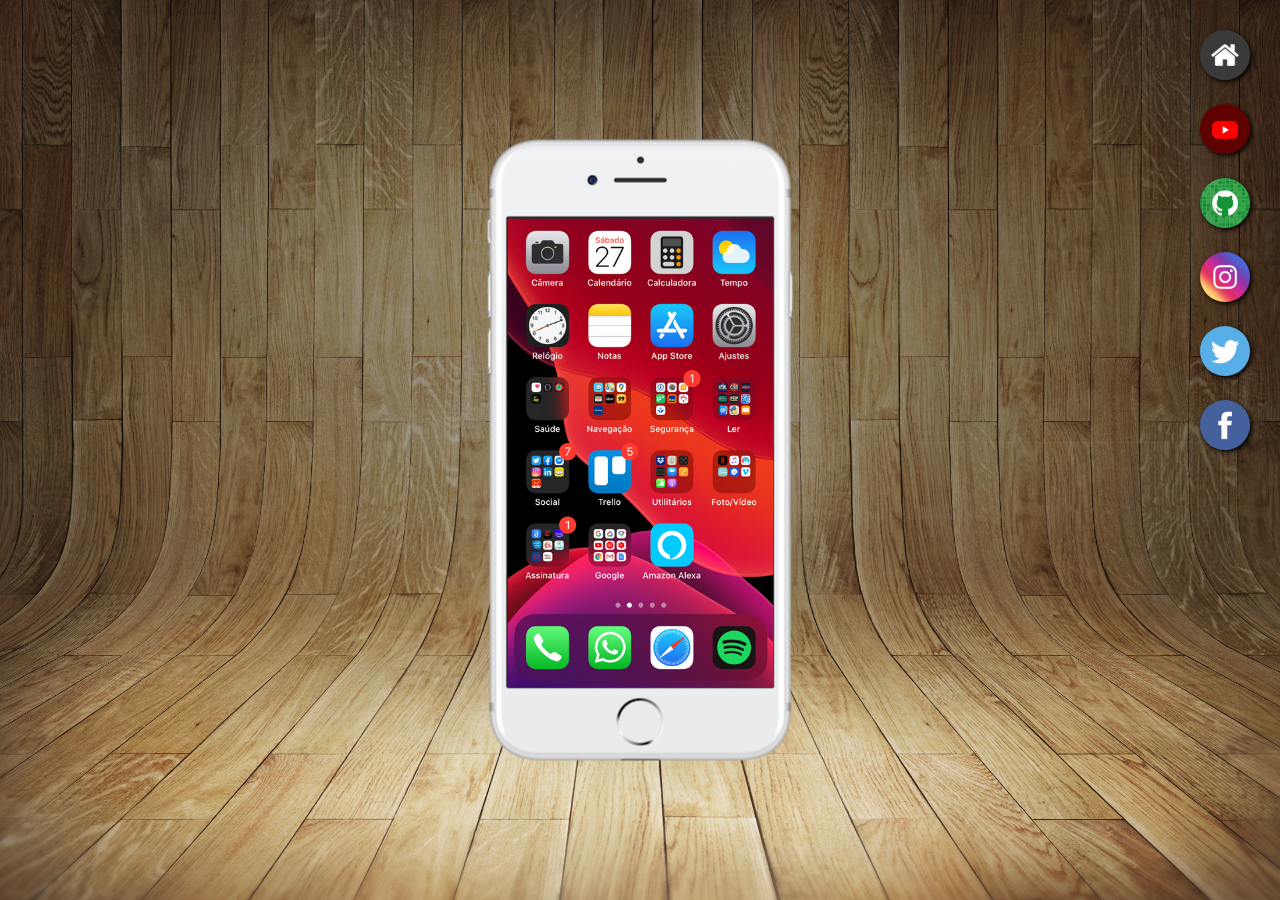
<file: index.html>
<!DOCTYPE html>
<html lang="pt-pt">
<head>
    <meta charset="UTF-8">
    <meta http-equiv="X-UA-Compatible" content="IE=edge">
    <meta name="viewport" content="width=device-width, initial-scale=1.0">
    <title>Me desafiando d14</title>
    <link rel="stylesheet" href="style/style.css">
</head>
<body>
    <main>
        <section id="frame">
          <iframe src="home.html" name="tela" frameborder="0"></iframe>
        </section>

        <section id="botao">
           <a href="home.html" target="tela"><img src="imagens/logo-home.jpg" alt="Home"></a><br>
           <a href="youtube.html" target="tela"><img src="imagens/logo-youtube.jpg" alt="YouTube"></a><br>
           <a href="github.html" target="tela"><img src="imagens/logo-github.jpg" alt="GitHub"></a><br>
           <a href="instagram.html" target="tela"><img src="imagens/logo-instagram.jpg" alt="Instagram"></a><br>
           <a href="twitter.html" target="tela"><img src="imagens/logo-twitter.jpg" alt="Twitter"></a><br>
           <a href="facebook.html" target="tela"><img src="imagens/logo-facebook.jpg" alt="Facebook"></a>
        </section>
    </main>

</body>
</html>
</file>
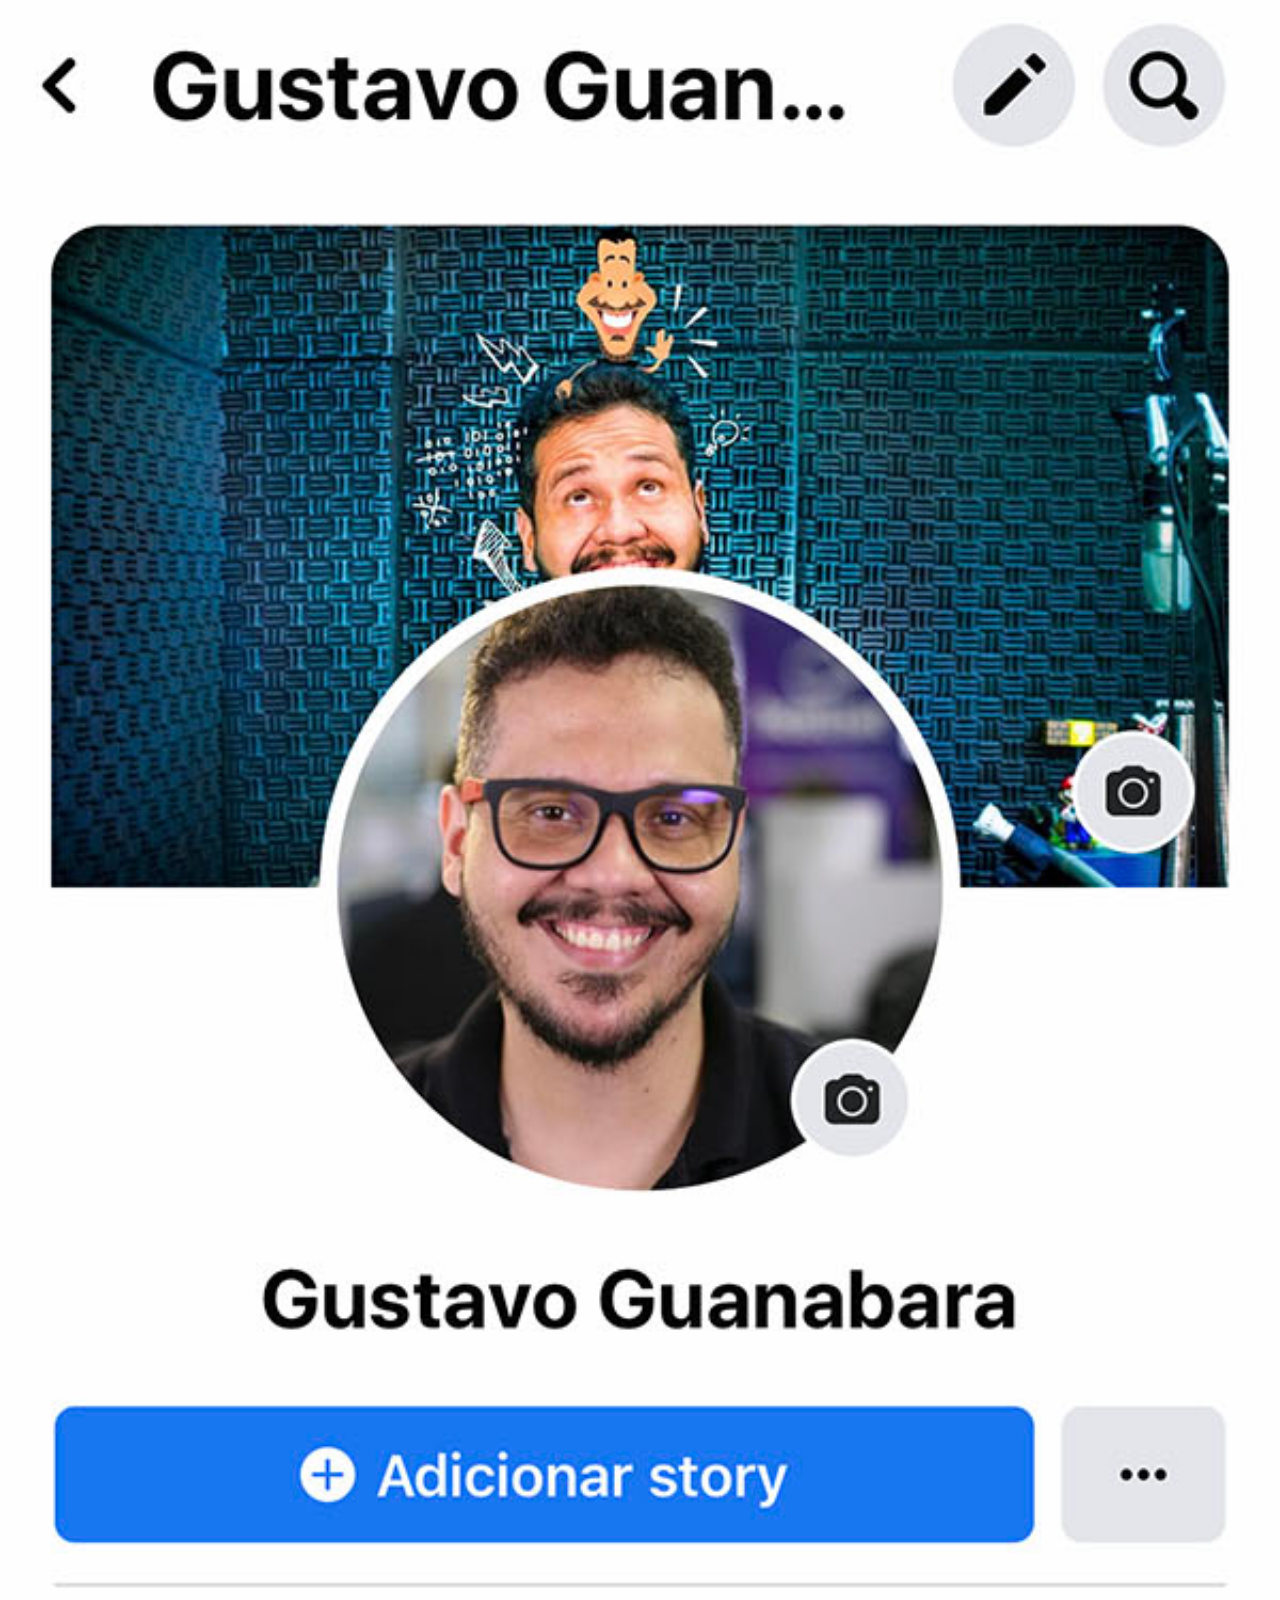
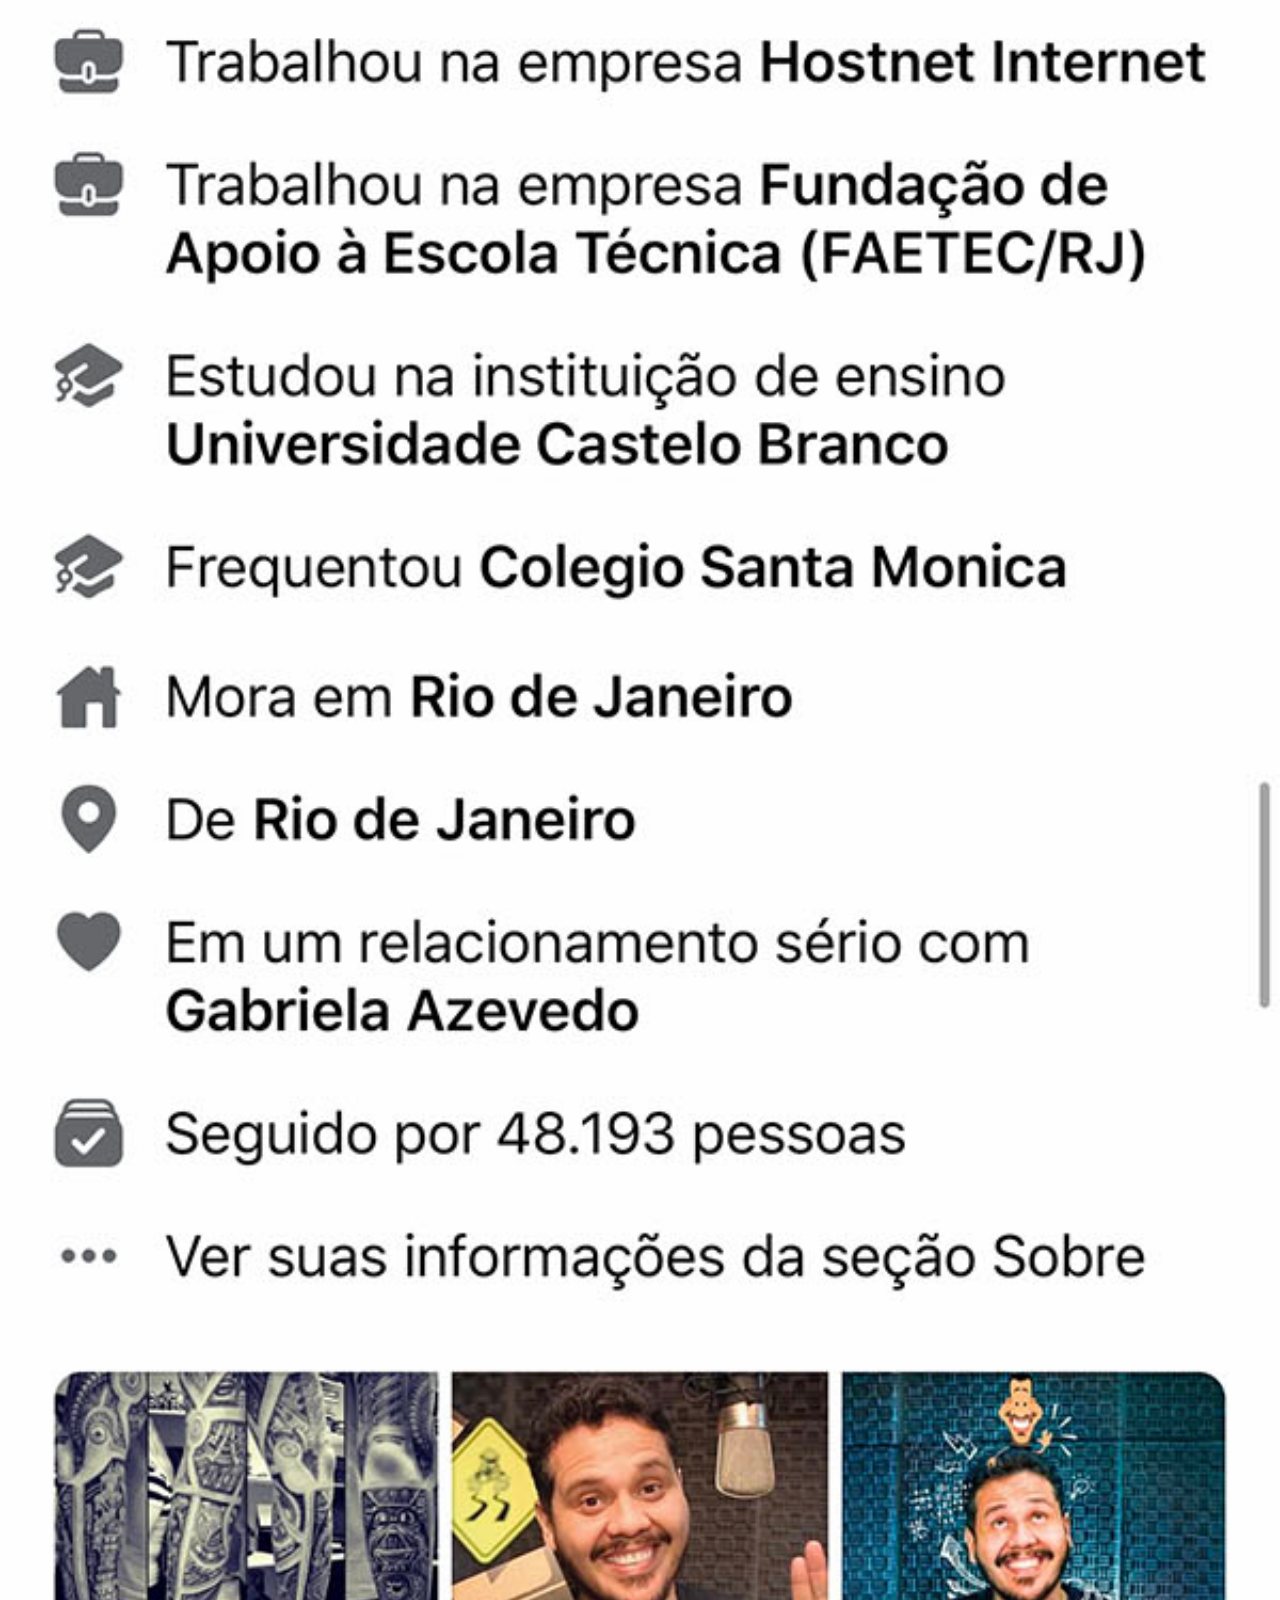
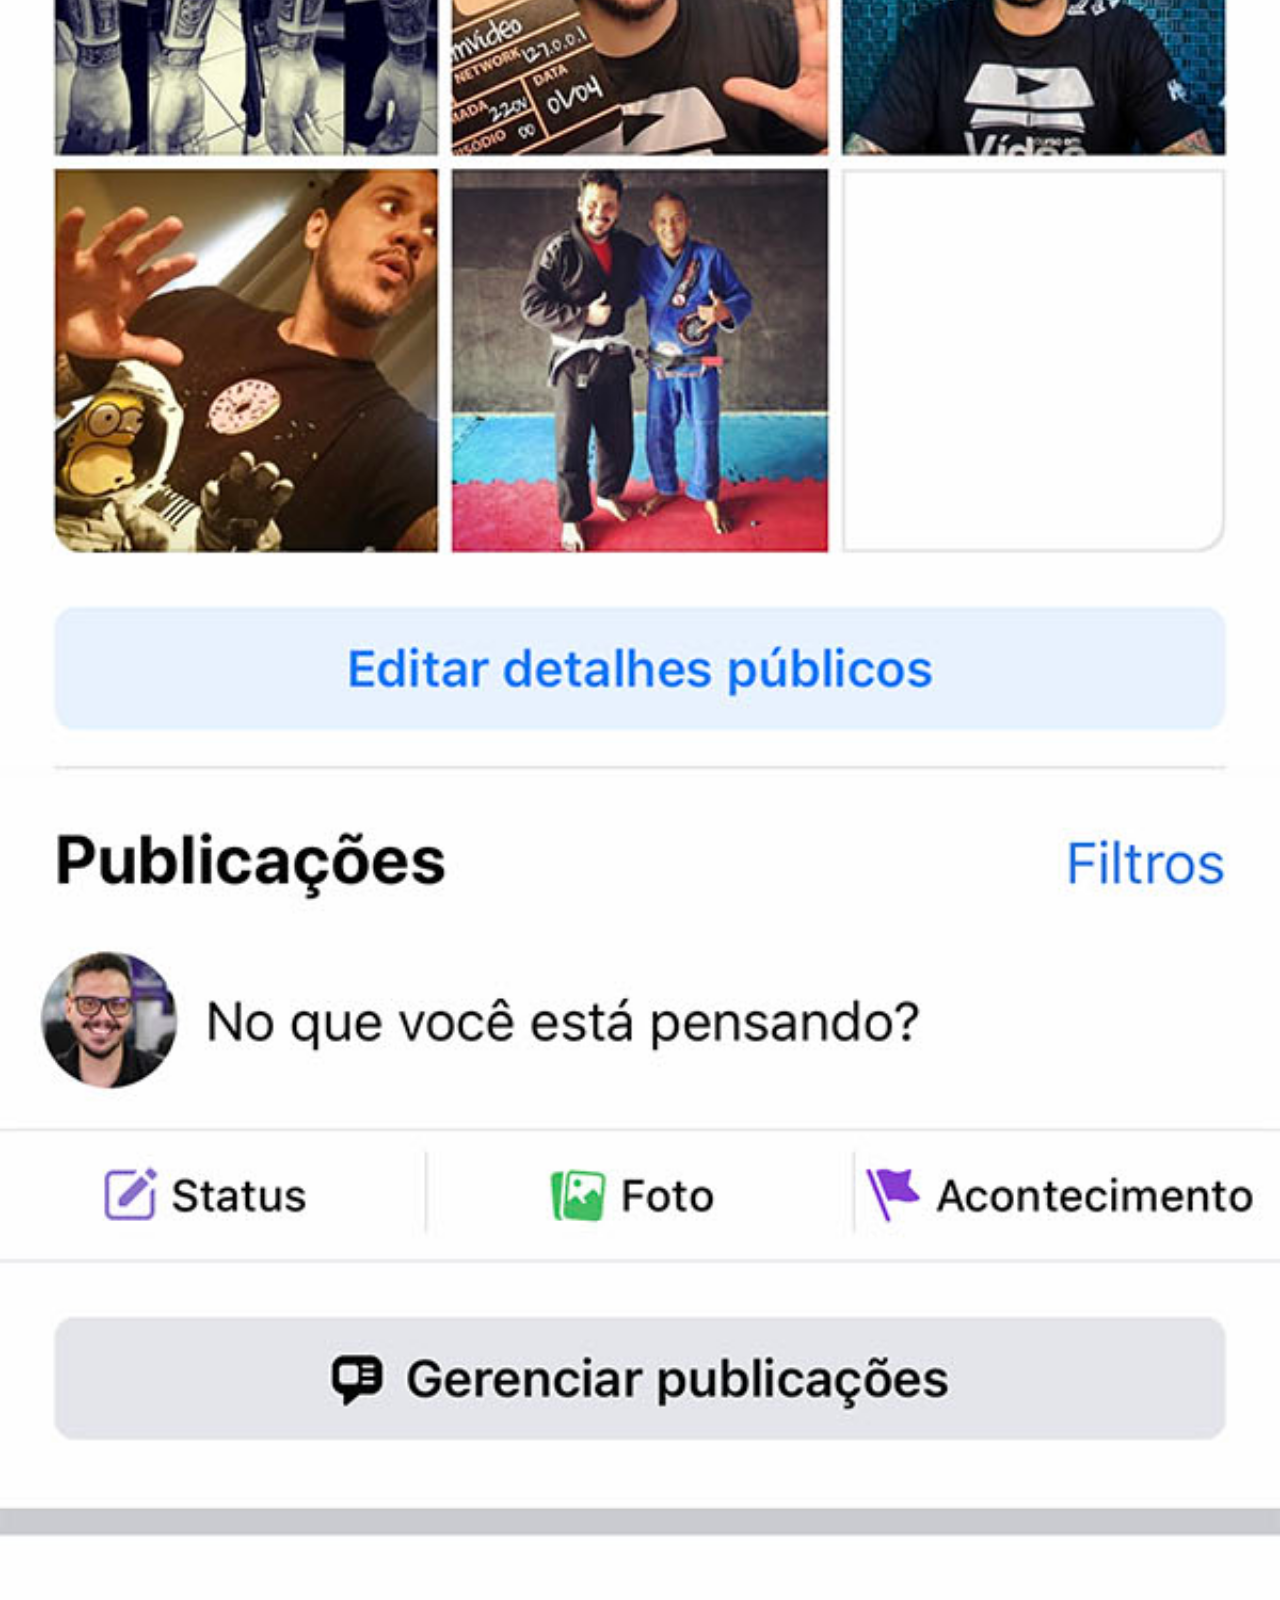
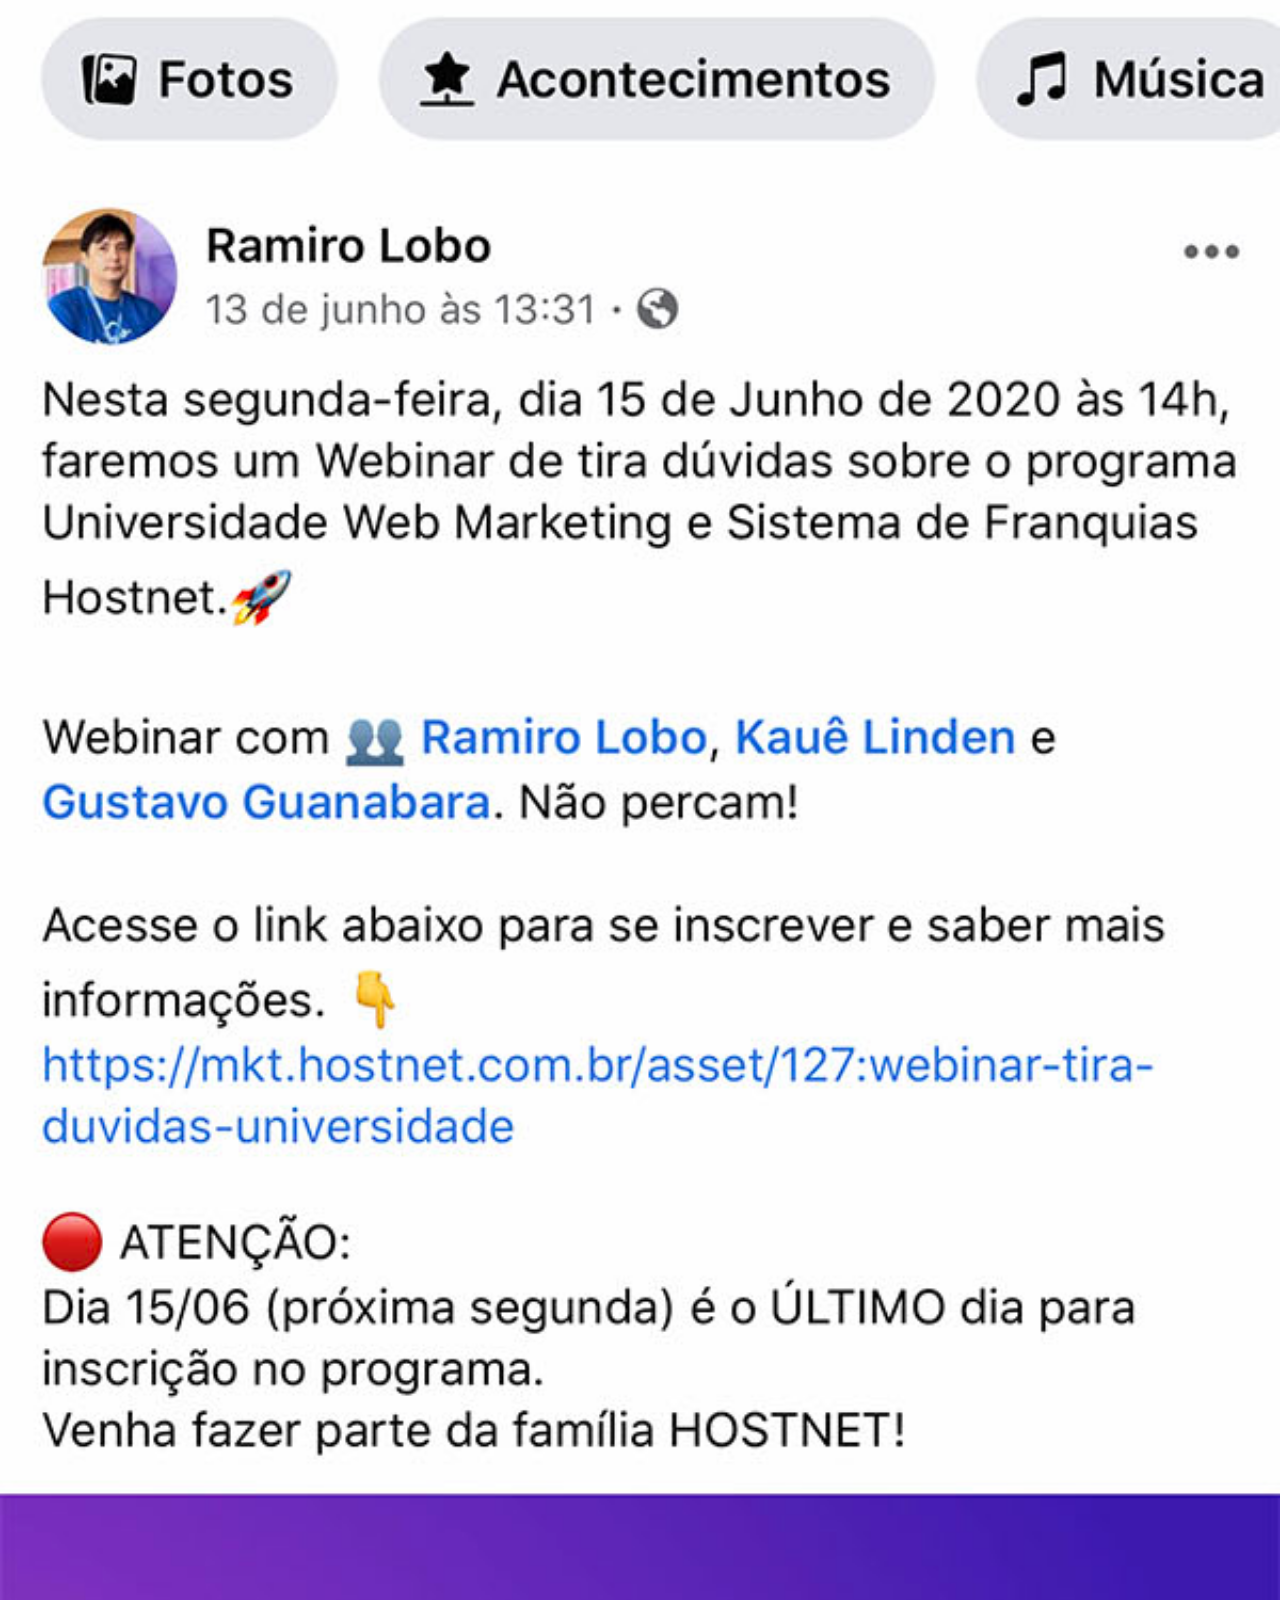
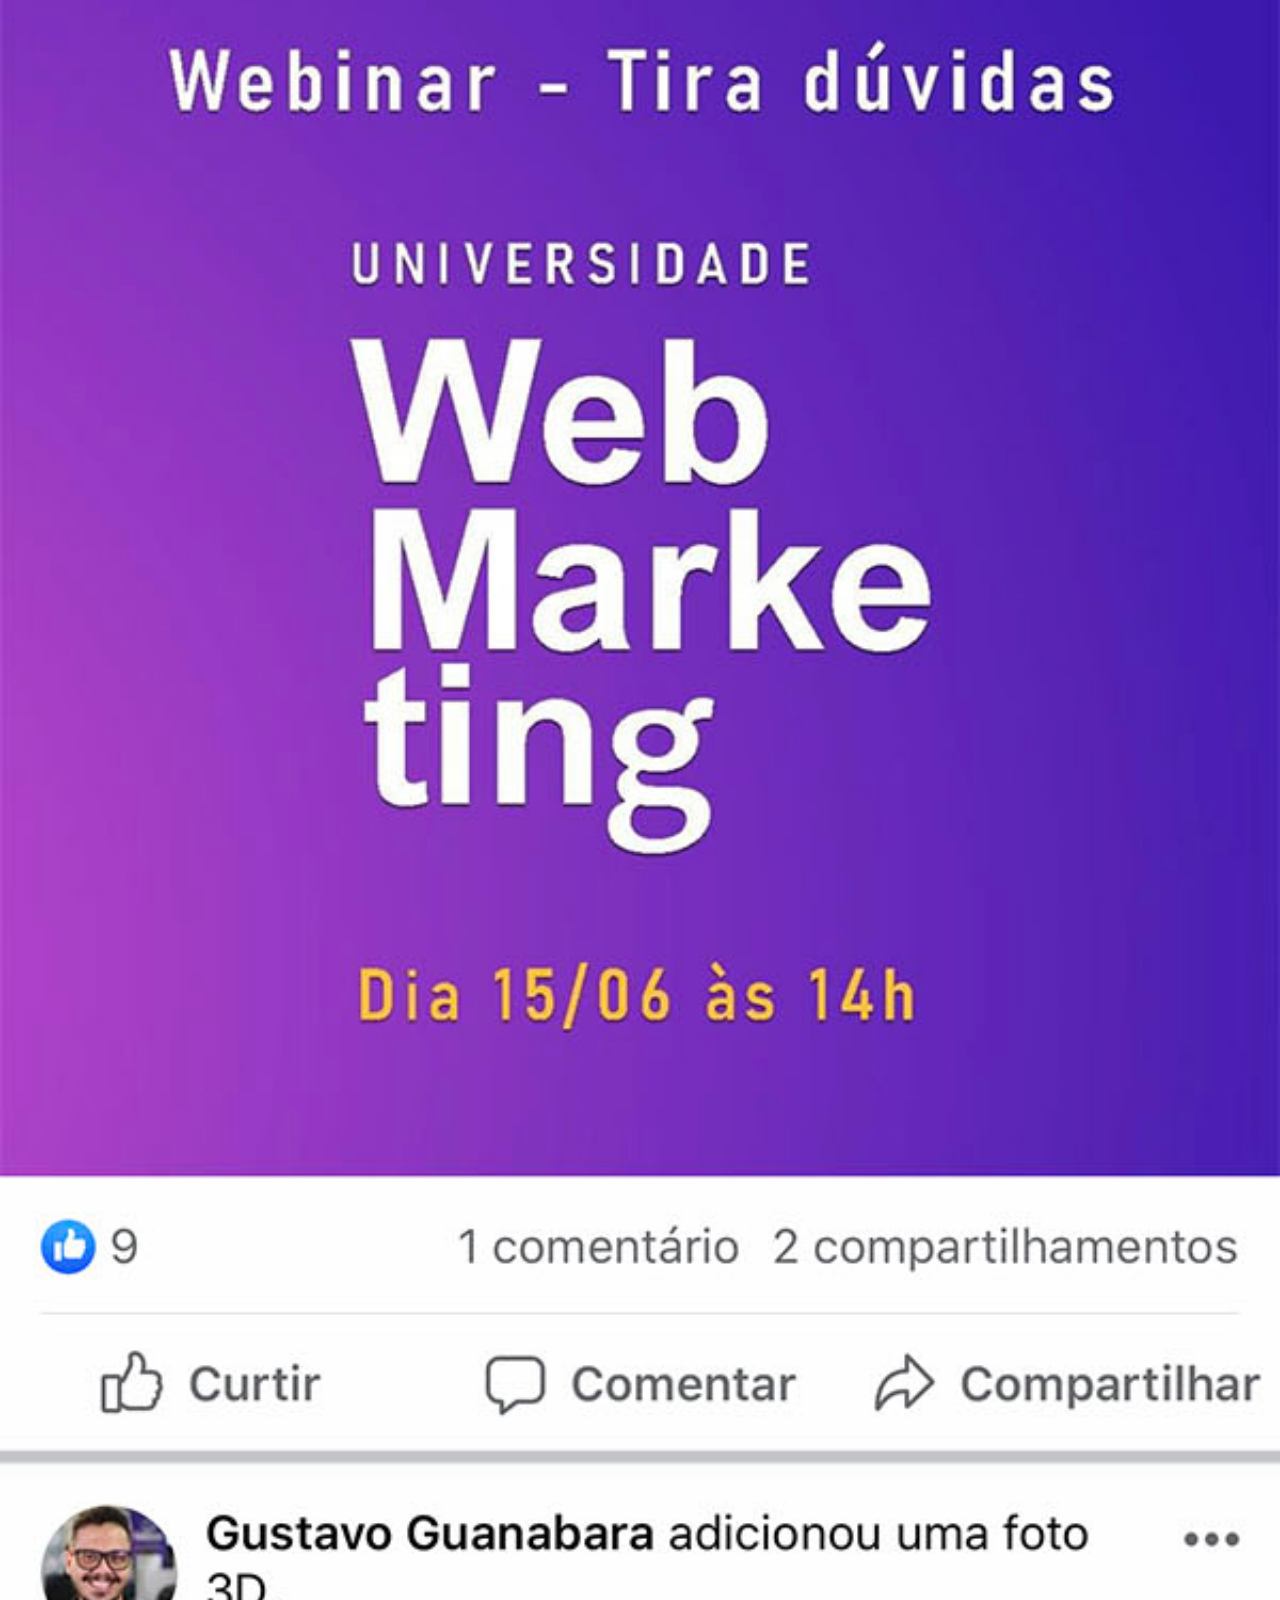
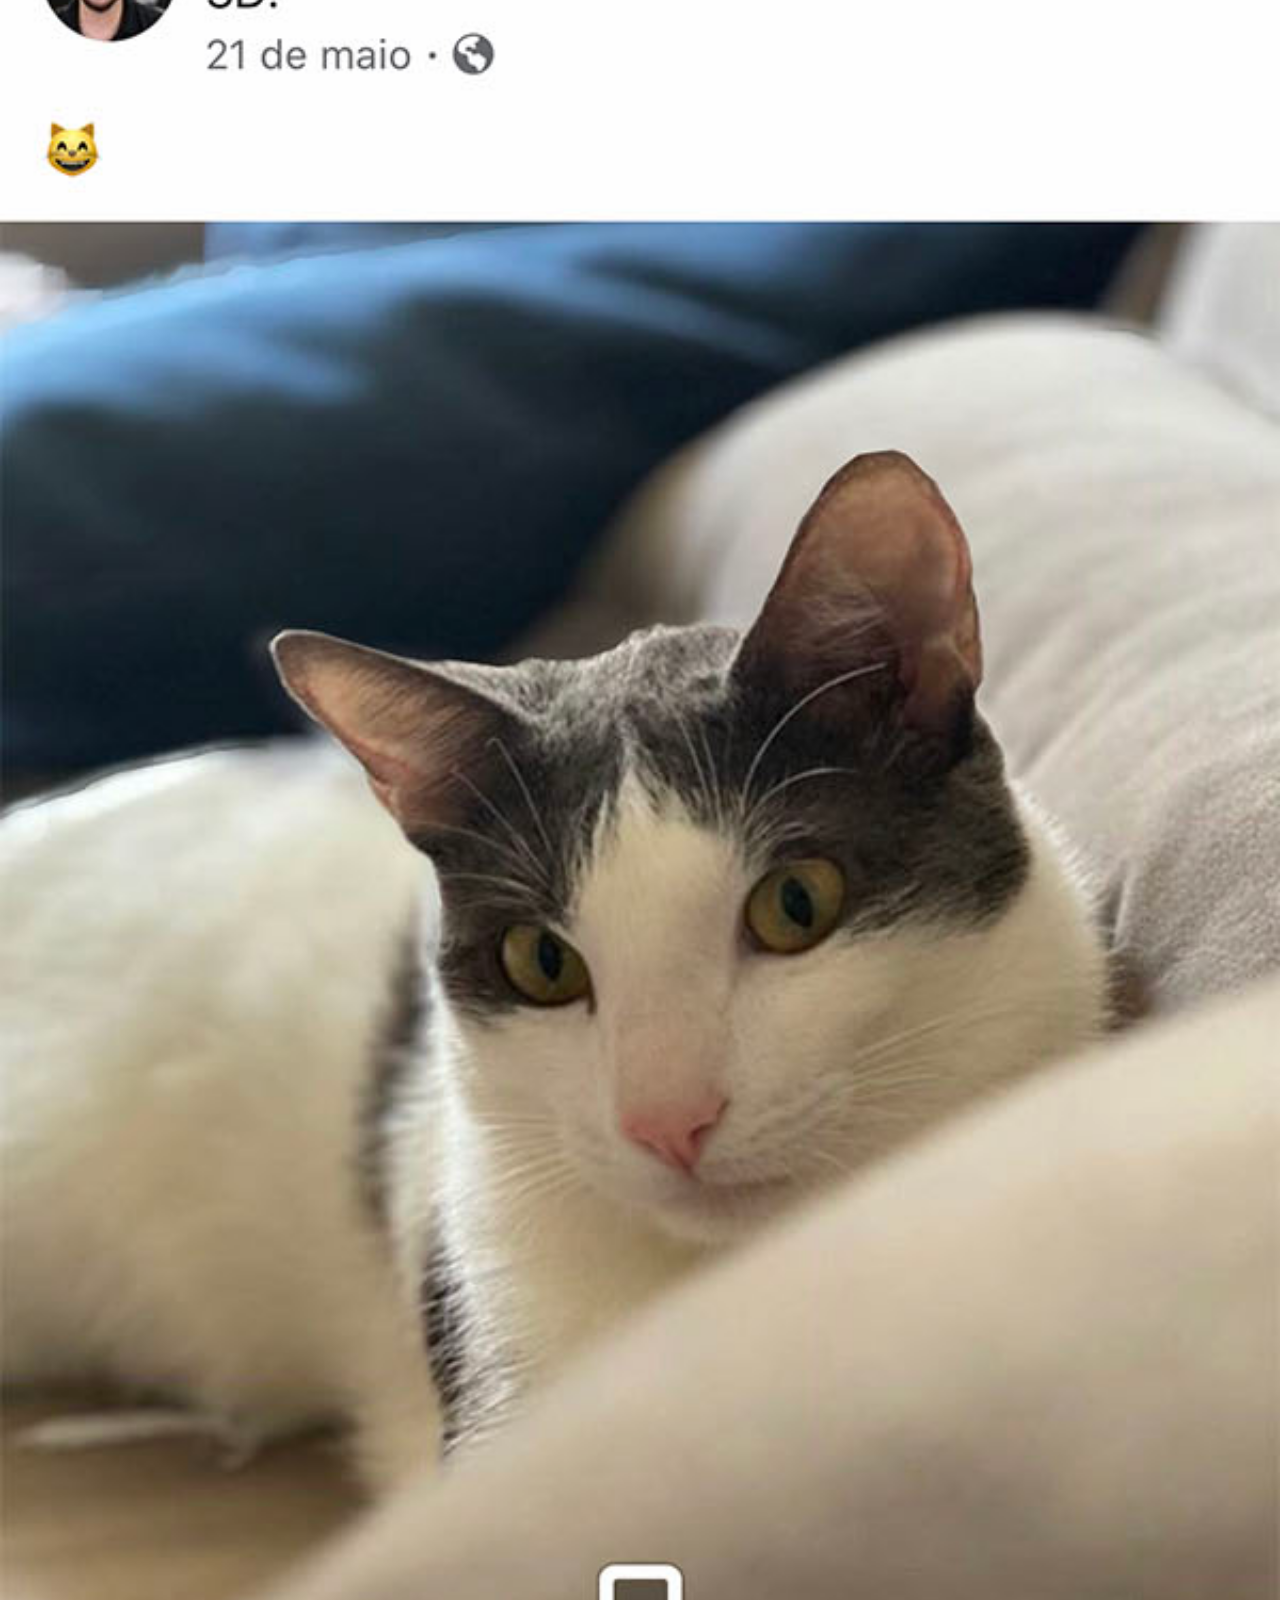
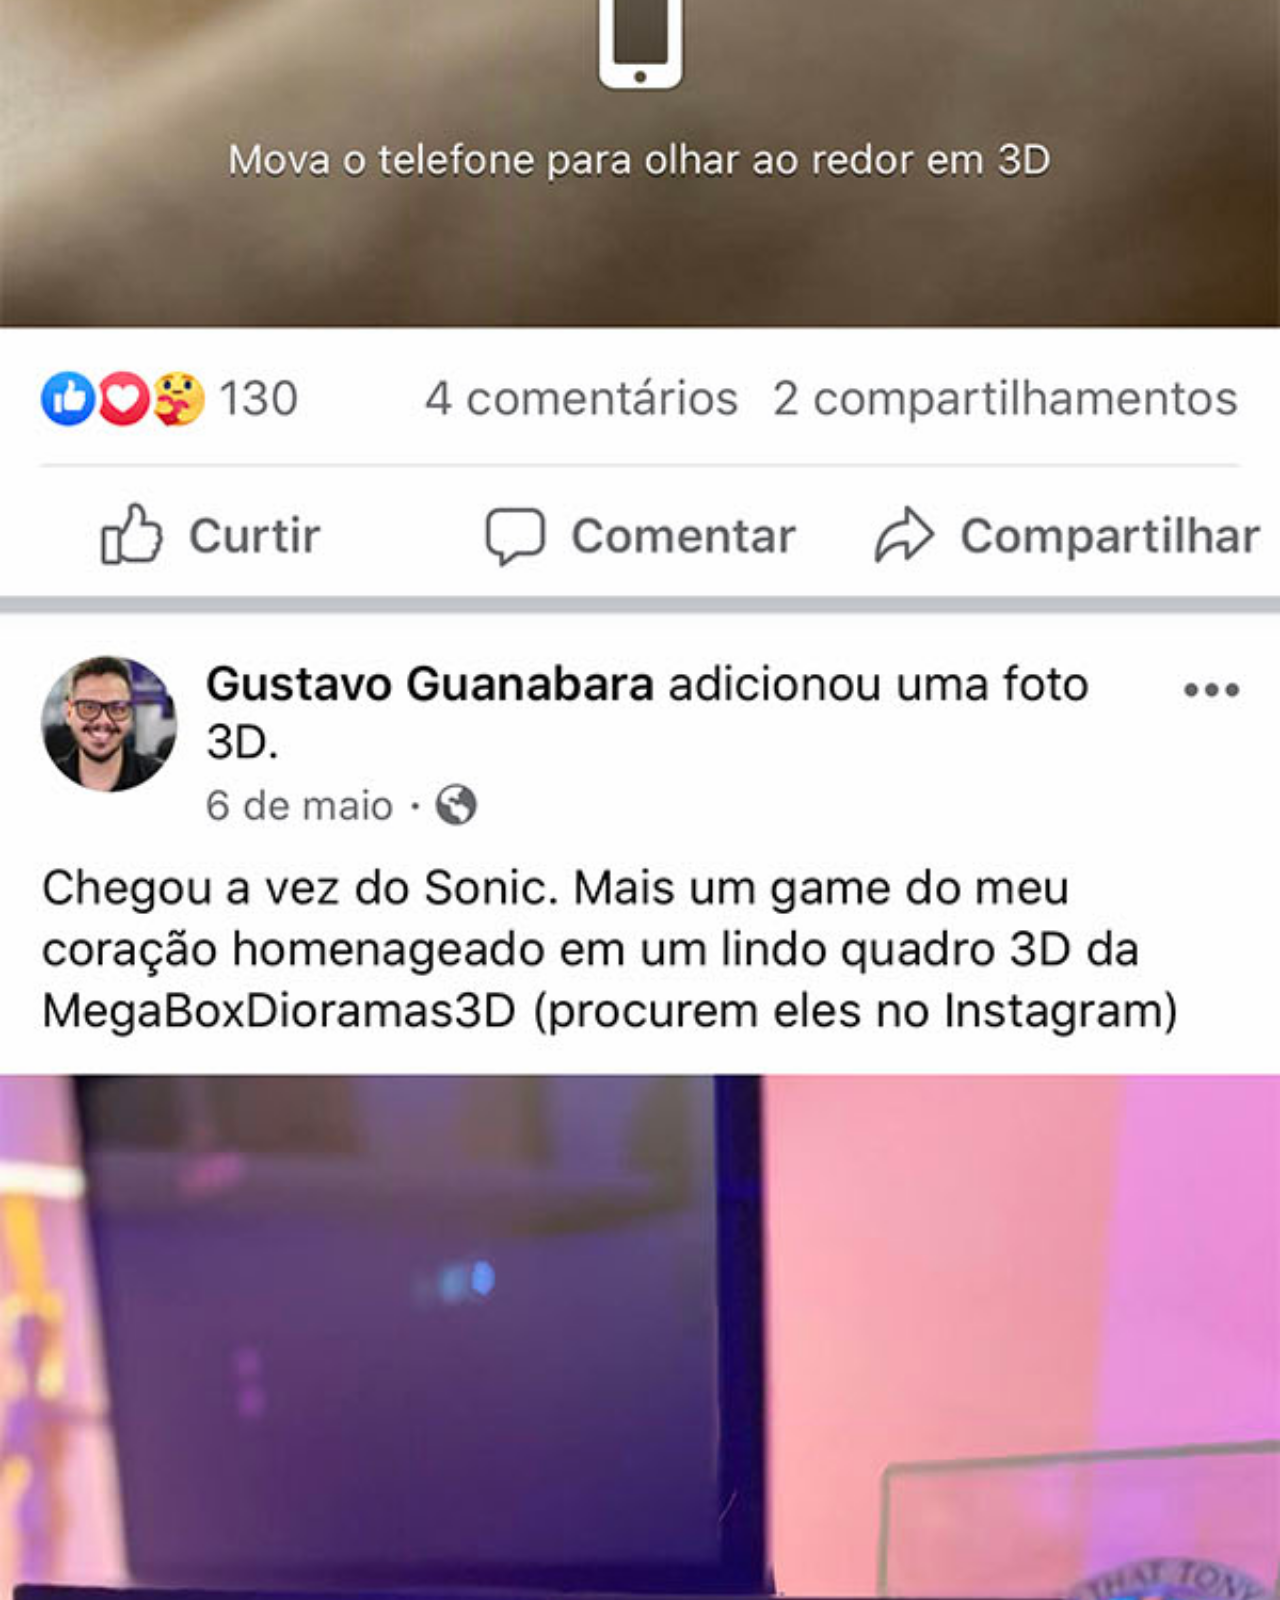
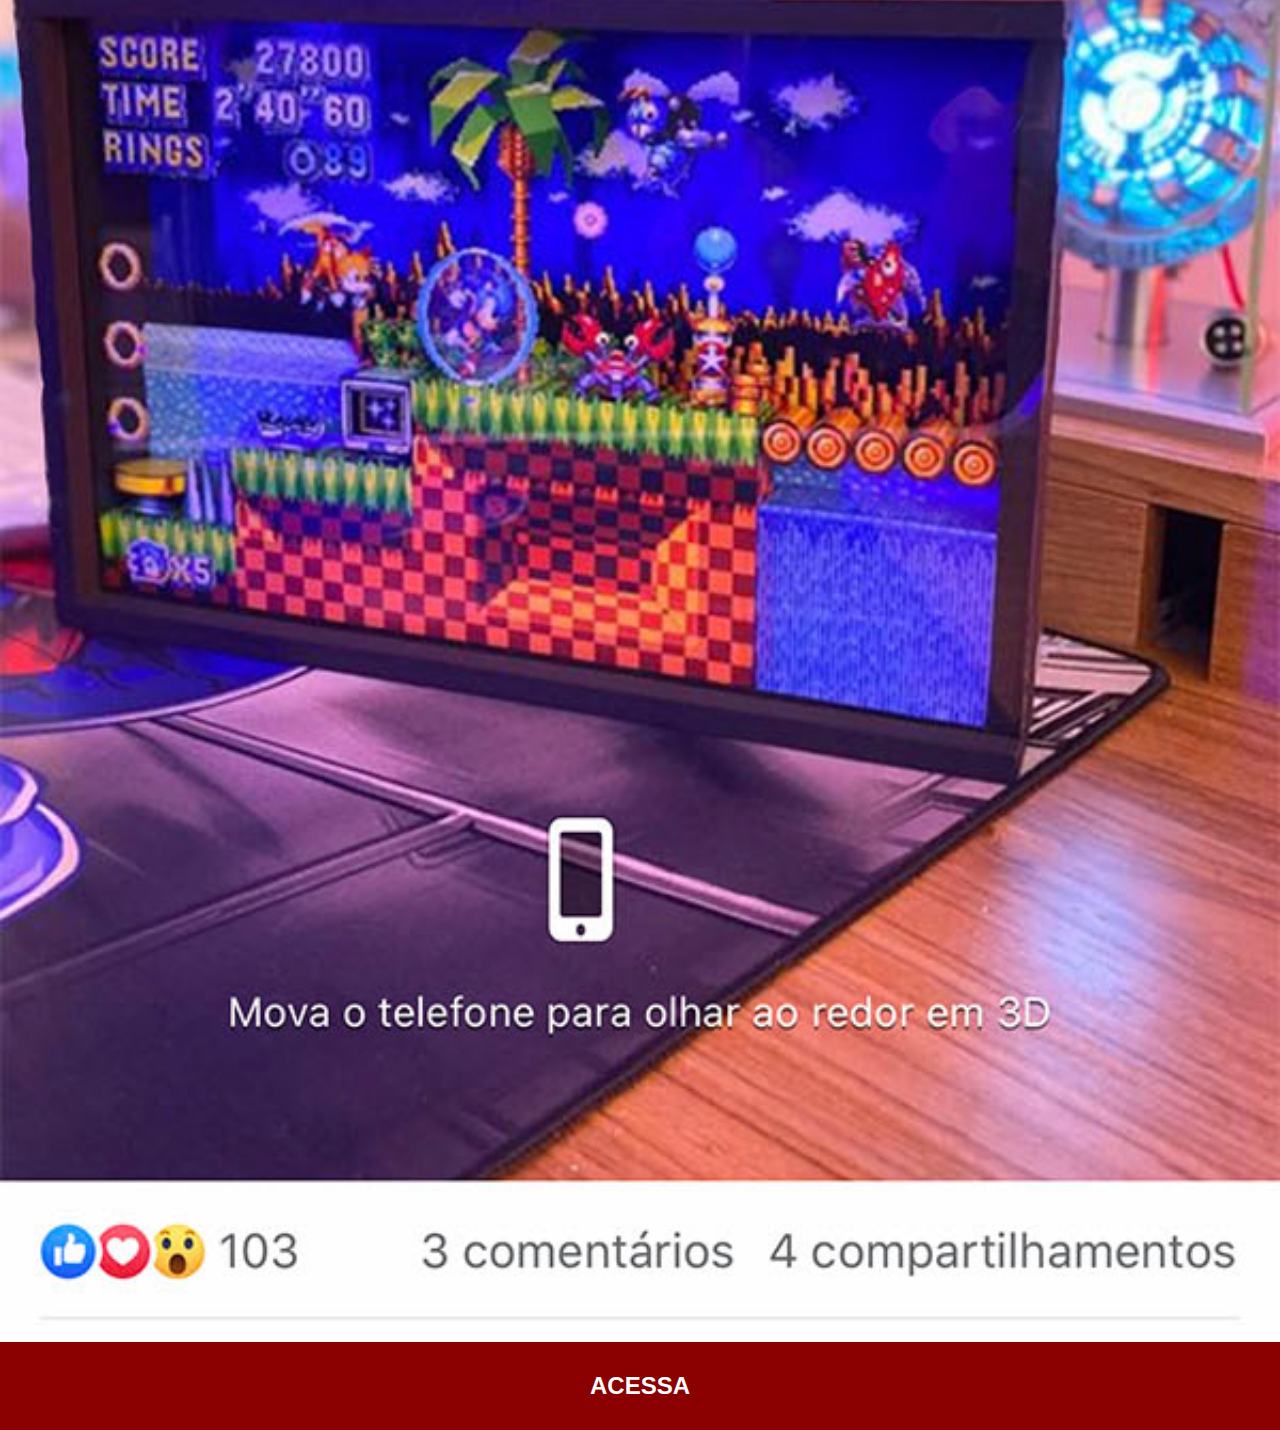
<file: facebook.html>
<!DOCTYPE html>
<html lang="pt-pt">
<head>
    <meta charset="UTF-8">
    <meta http-equiv="X-UA-Compatible" content="IE=edge">
    <meta name="viewport" content="width=device-width, initial-scale=1.0">
    <title>Facebook</title>
    <link rel="stylesheet" href="style/social.css">
</head>
<body>
    <img src="imagens/tela-facebook.jpg" alt="Facebook">
    <a href="https://facebook.com/gustavoguanabara/" target="_blank">ACESSA</a>
</body>
</html>
</file>
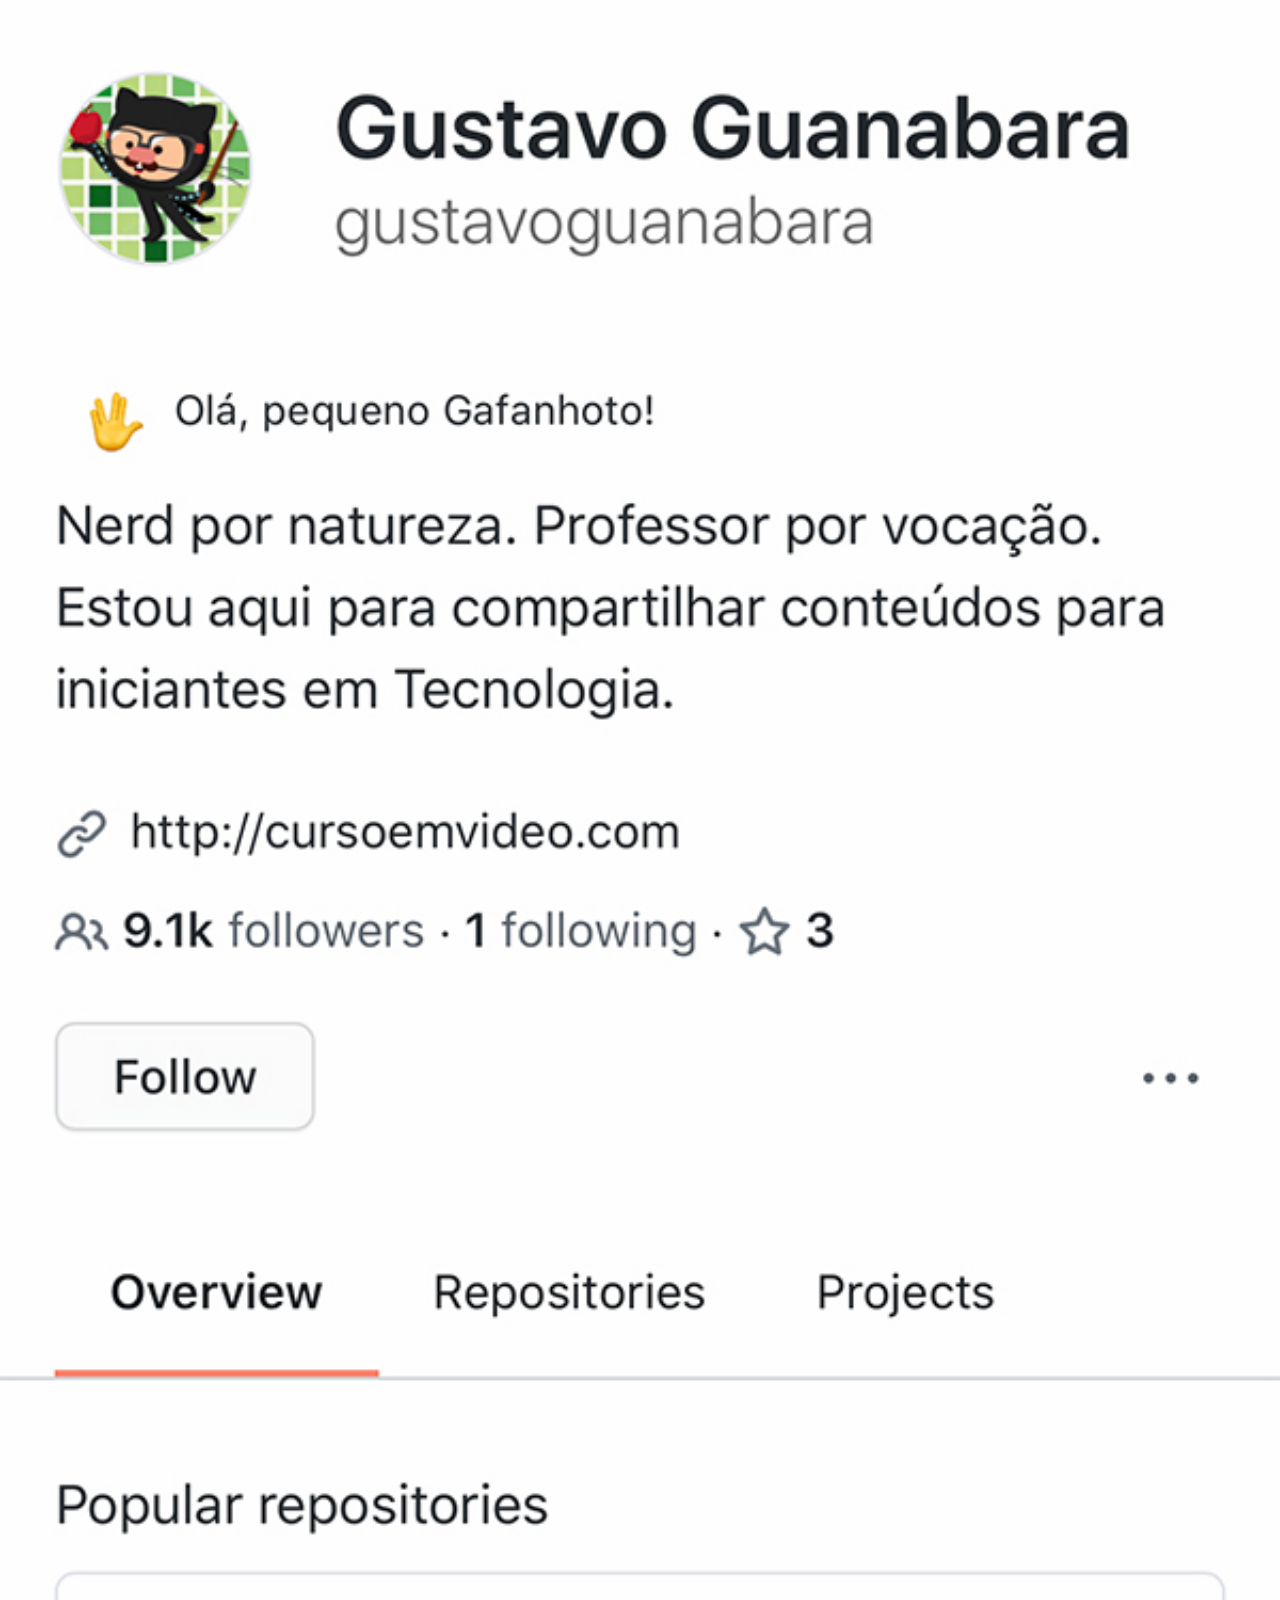
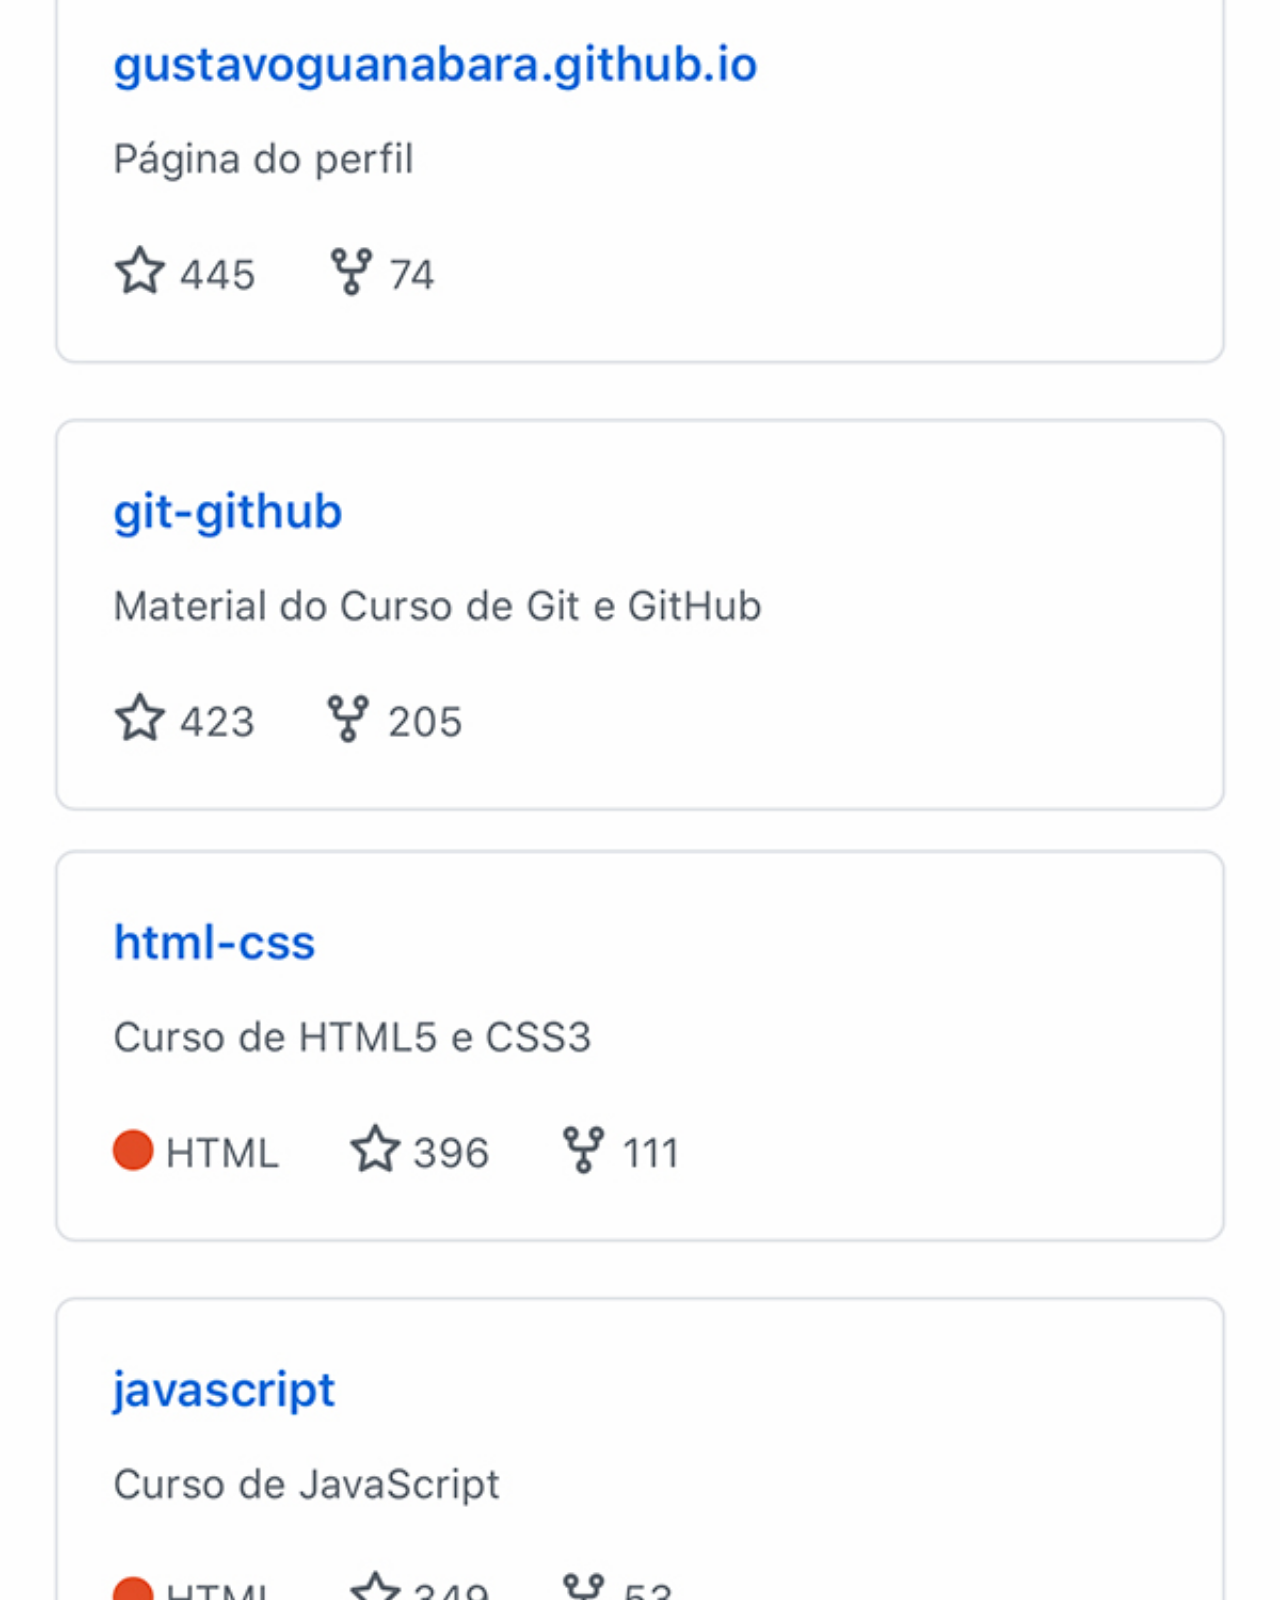
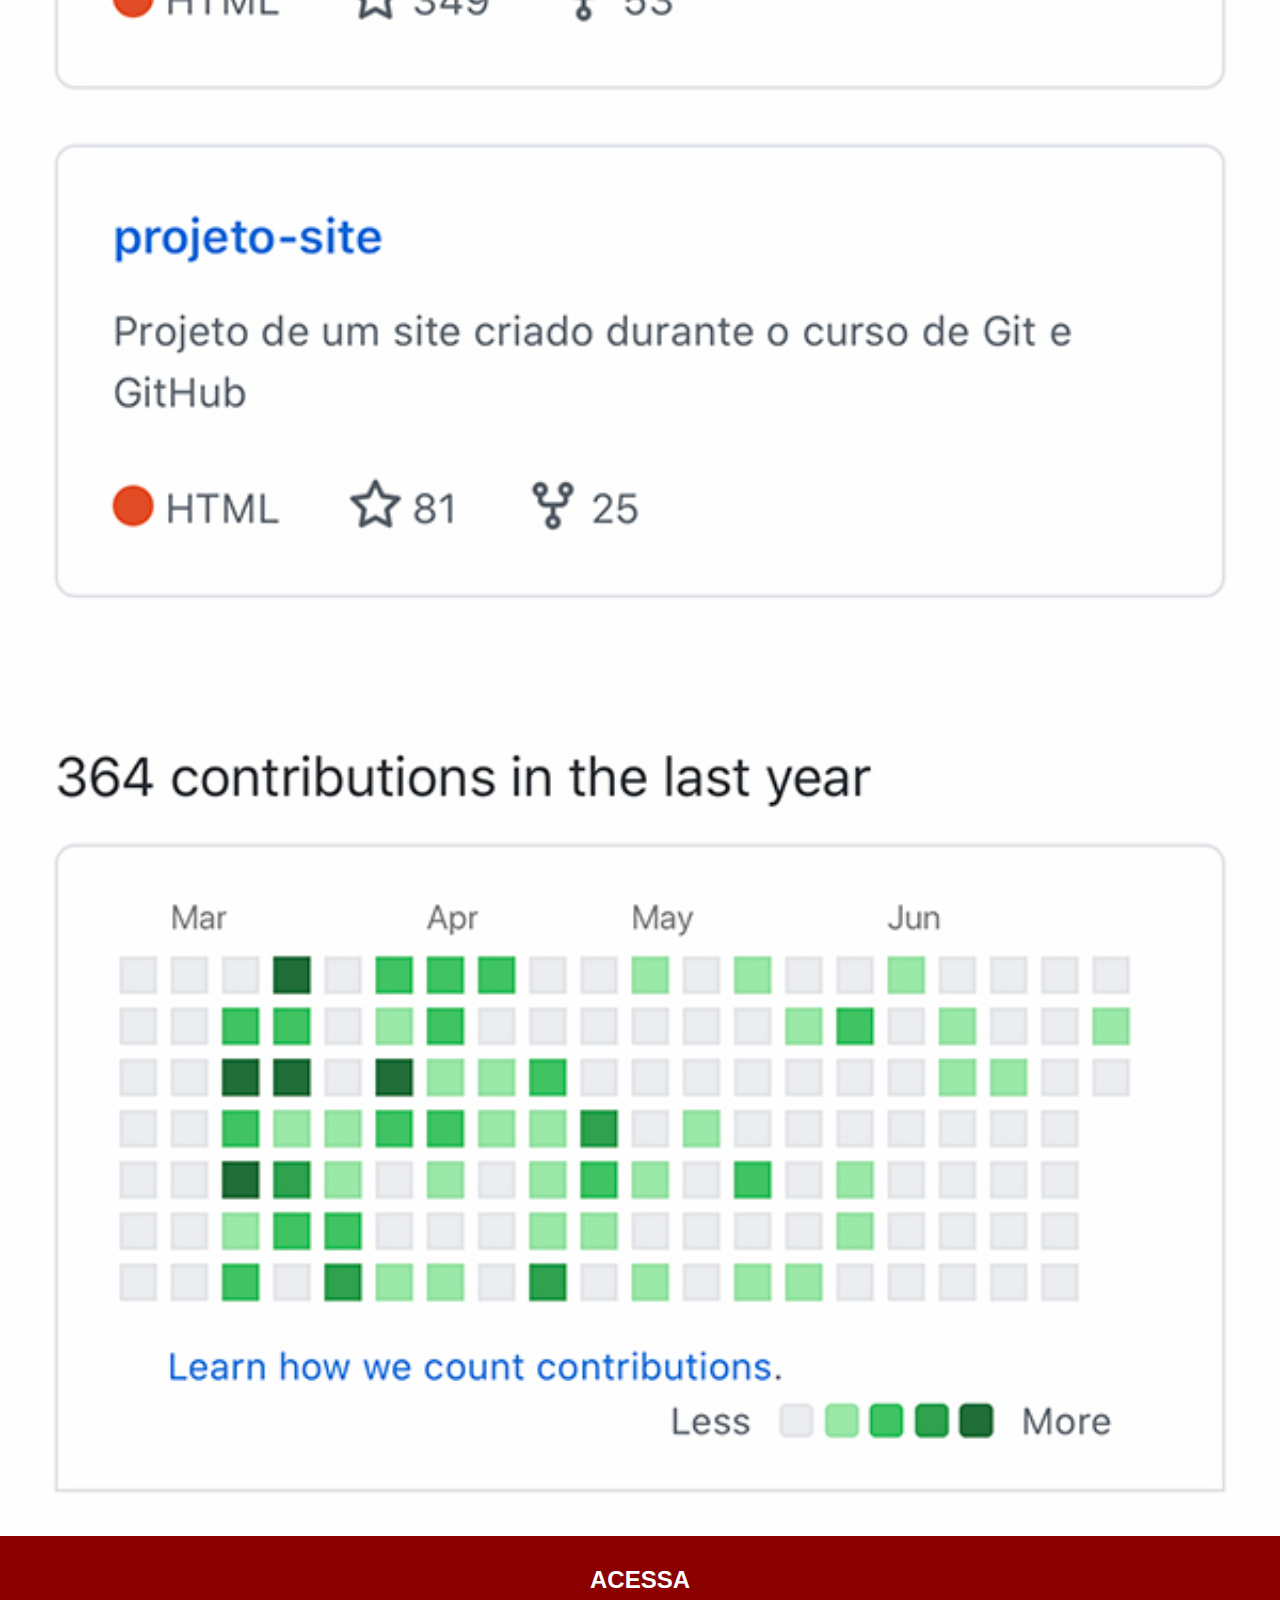
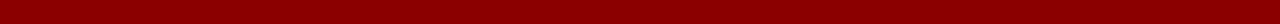
<file: github.html>
<!DOCTYPE html>
<html lang="pt-pt">
<head>
    <meta charset="UTF-8">
    <meta http-equiv="X-UA-Compatible" content="IE=edge">
    <meta name="viewport" content="width=device-width, initial-scale=1.0">
    <title>GitHub</title>
    <link rel="stylesheet" href="style/social.css">
</head>
<body>
    <img src="imagens/tela-github.jpg" alt="github">
    <a href="https://github.com/gustavoguanabara/" target="_blank">ACESSA</a>
</body>
</html>
</file>
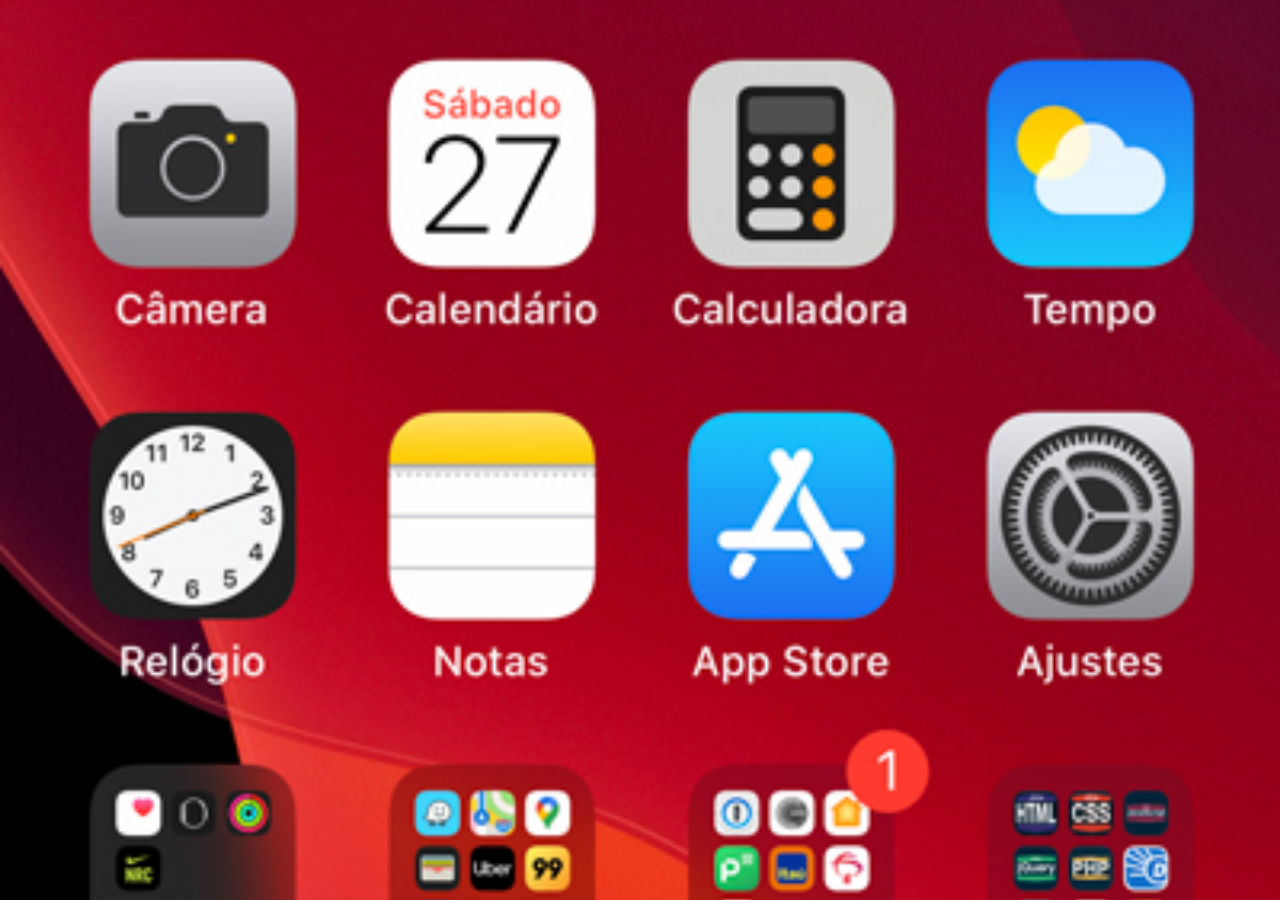
<file: home.html>
<!DOCTYPE html>
<html lang="pt-pt">
<head>
    <meta charset="UTF-8">
    <meta http-equiv="X-UA-Compatible" content="IE=edge">
    <meta name="viewport" content="width=device-width, initial-scale=1.0">
    <title>Home</title>
    <link rel="stylesheet" href="style/social.css">
</head>
<body>
    <style>
        body {
            background: url('imagens/tela-home.jpg') no-repeat;
            background-size: cover;
        }
    </style>
</body>
</html>
</file>
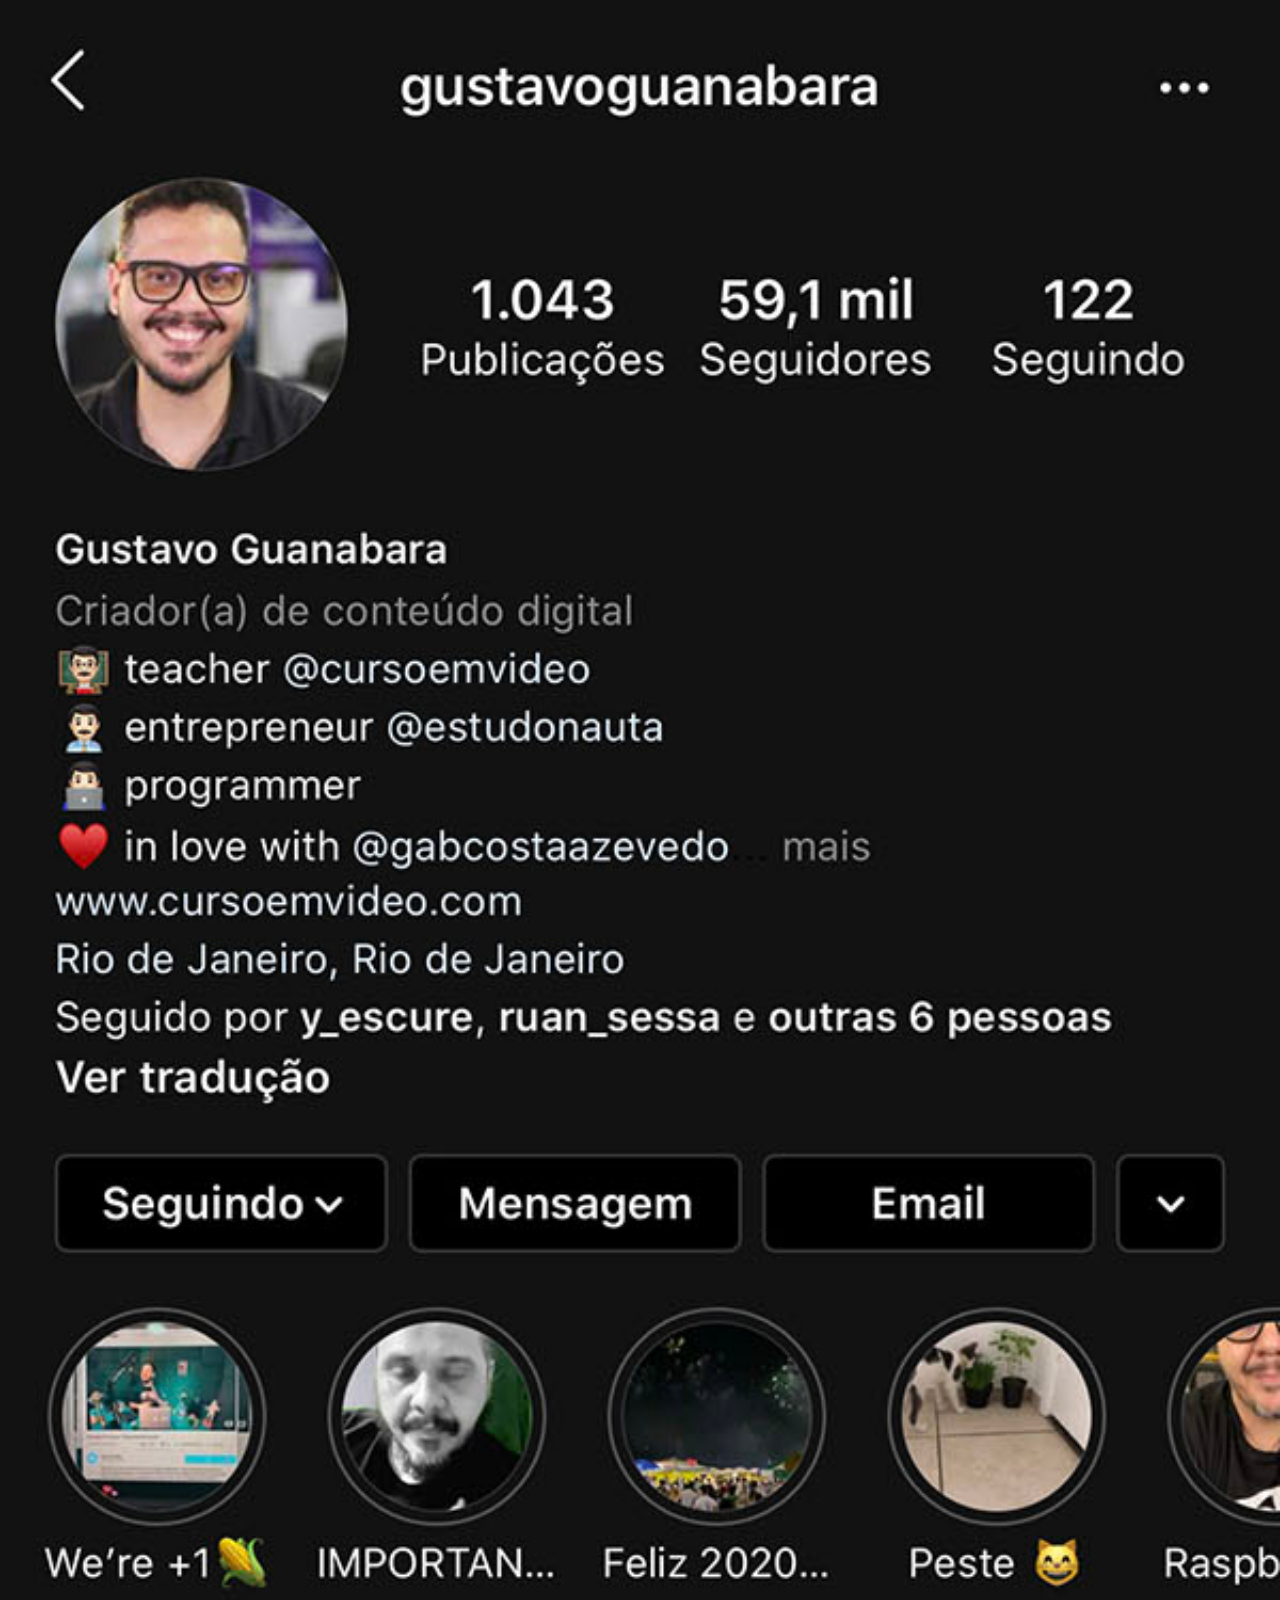
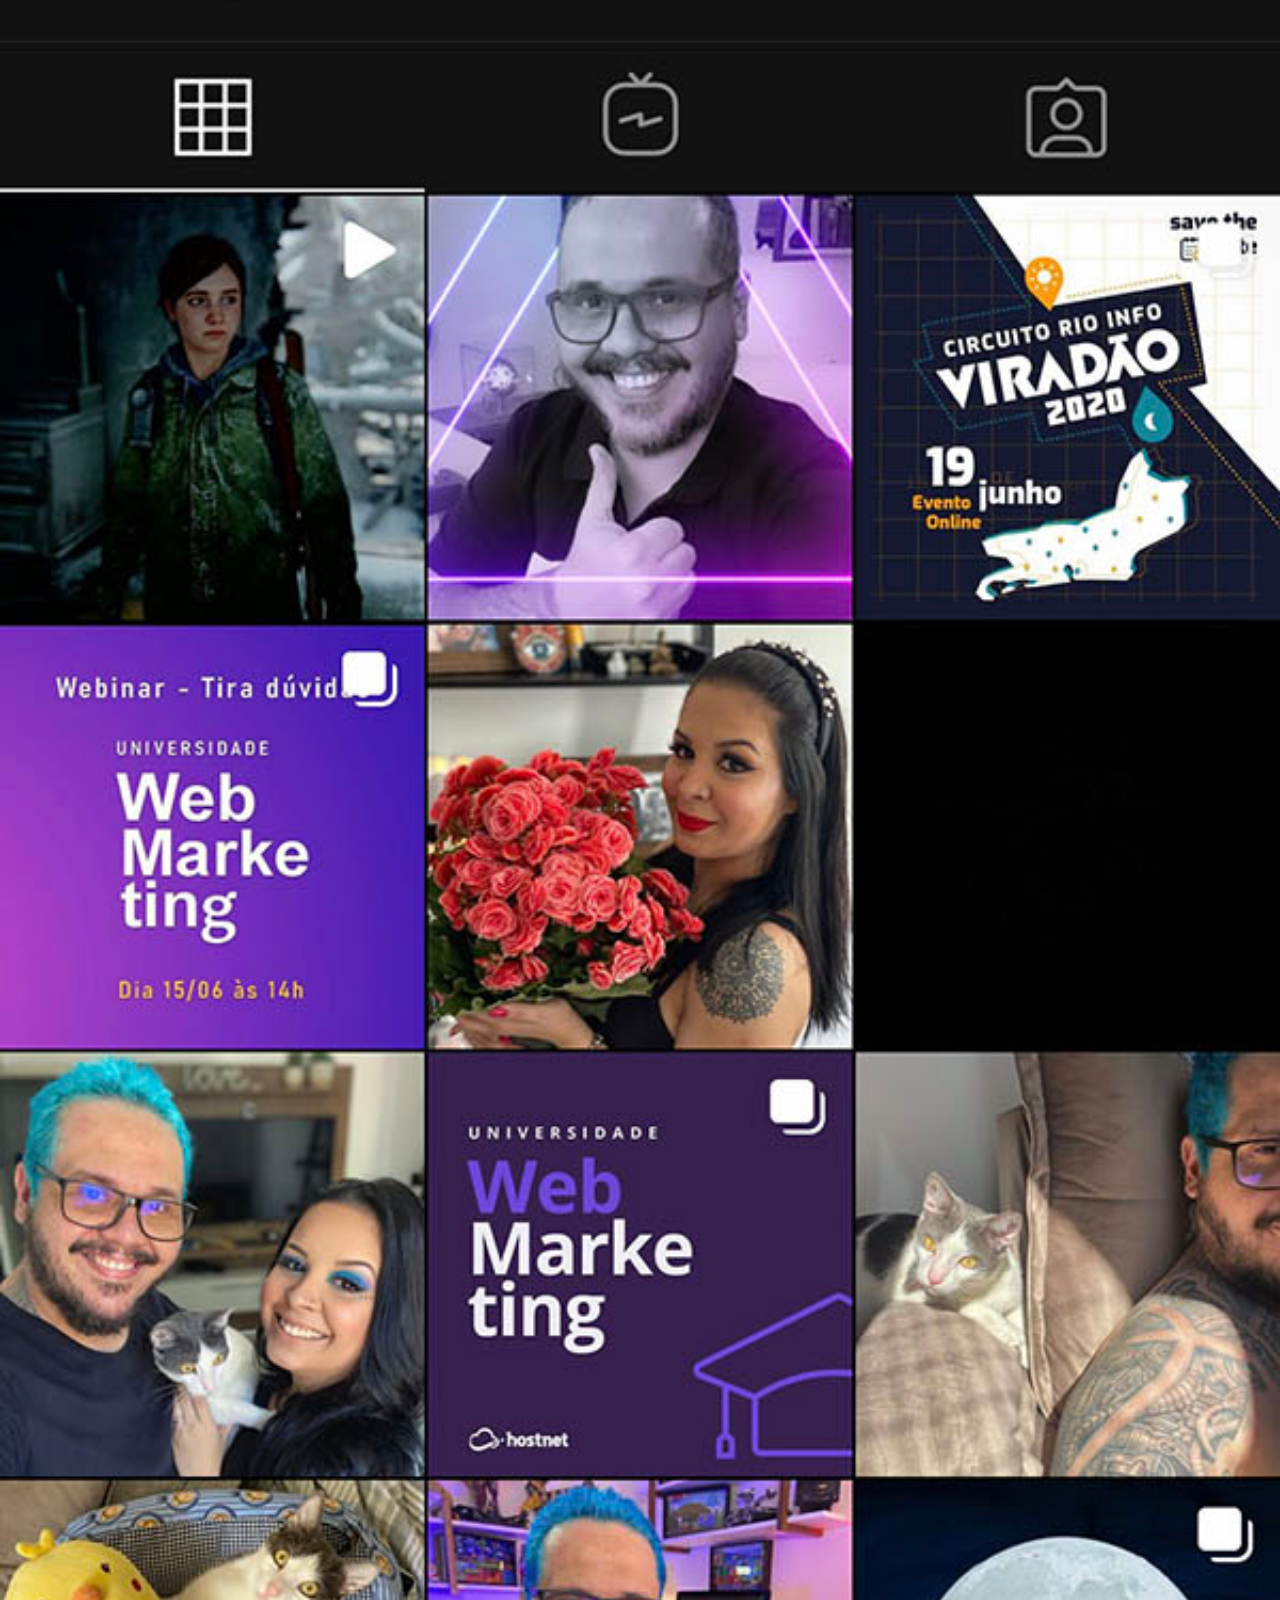
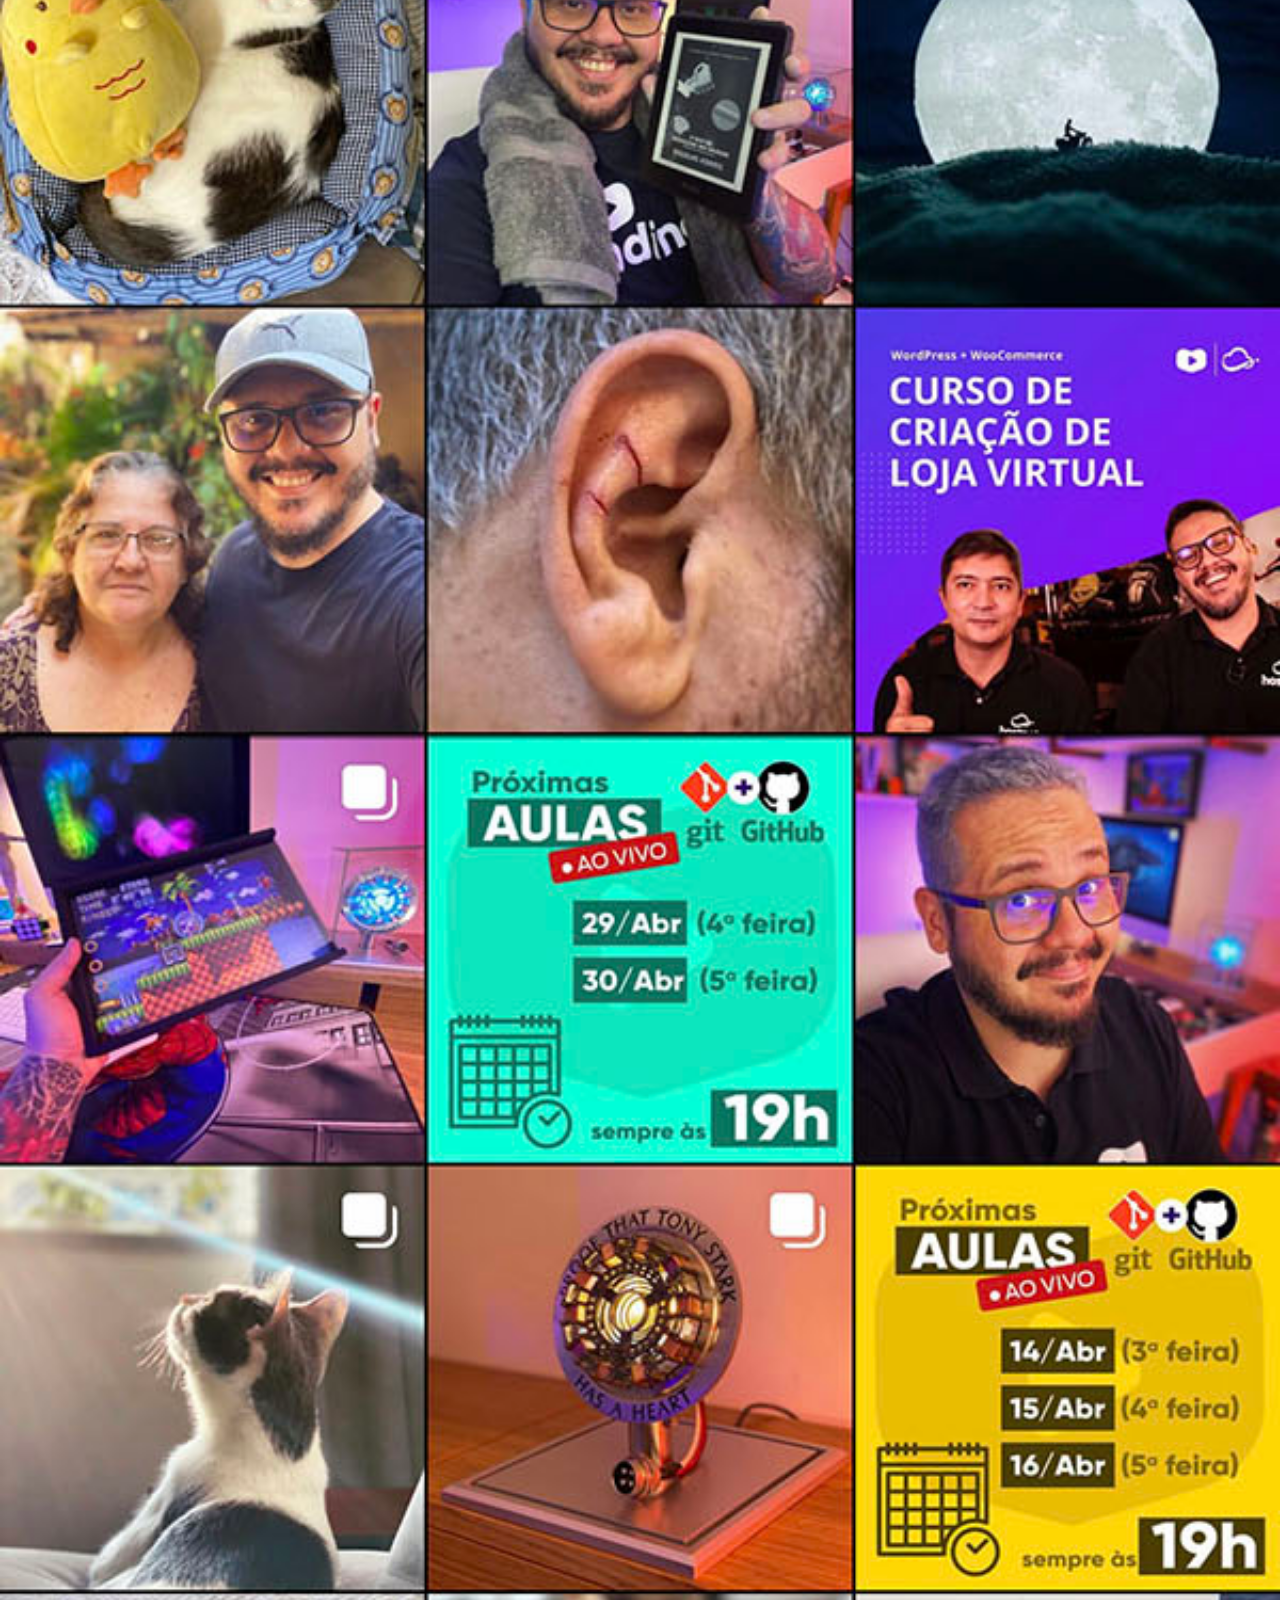
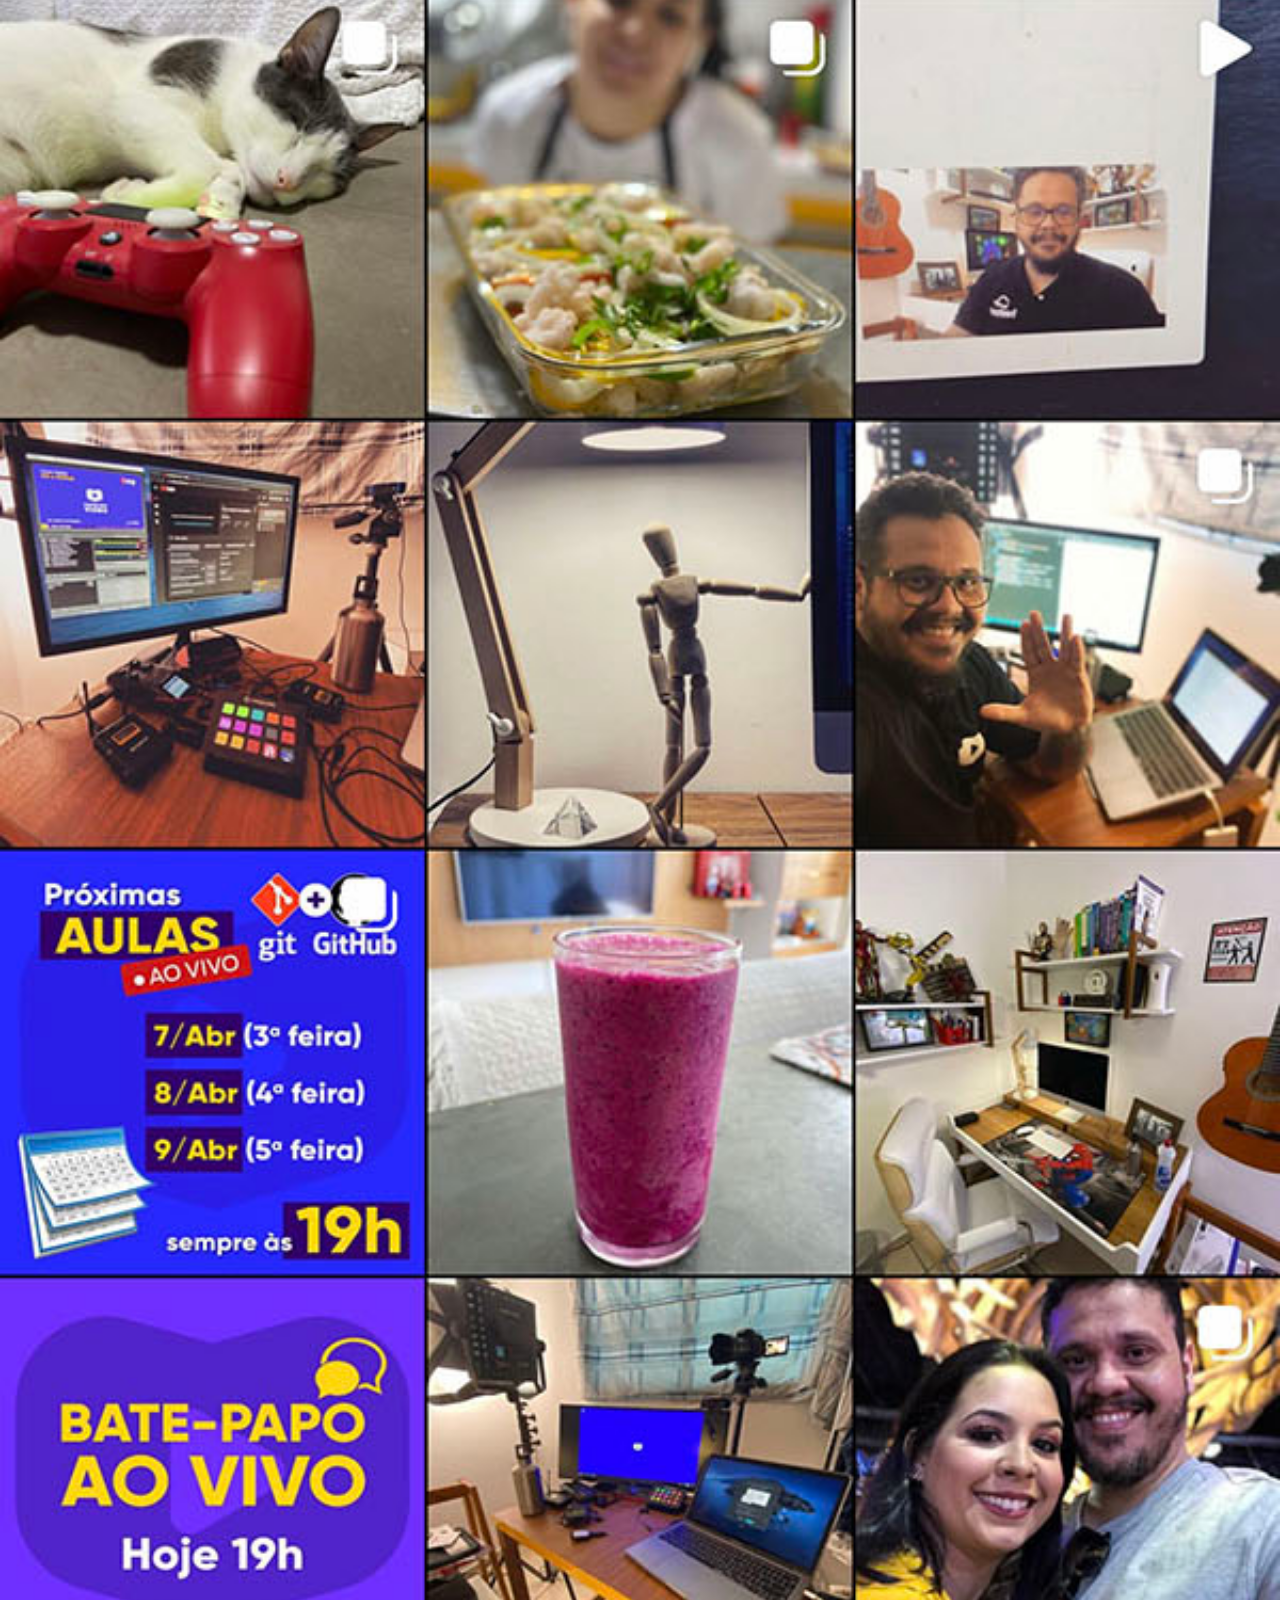
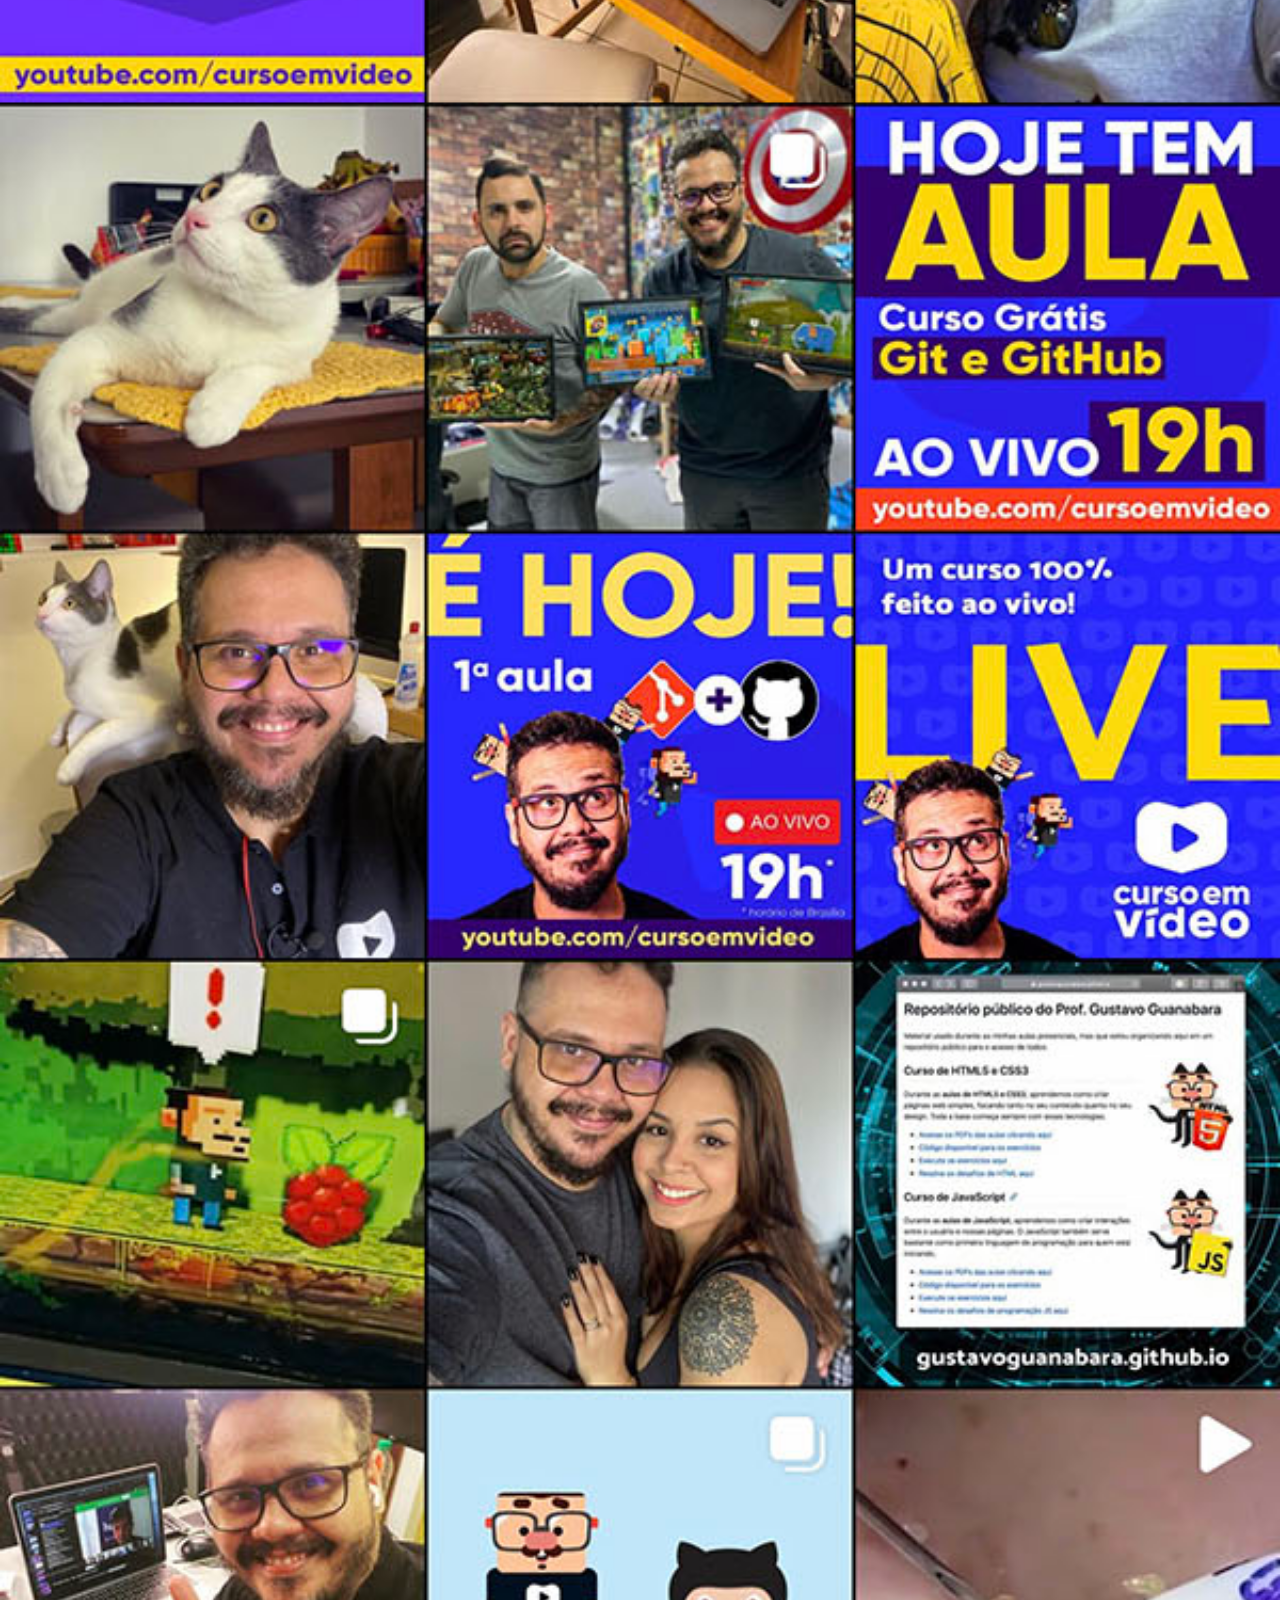
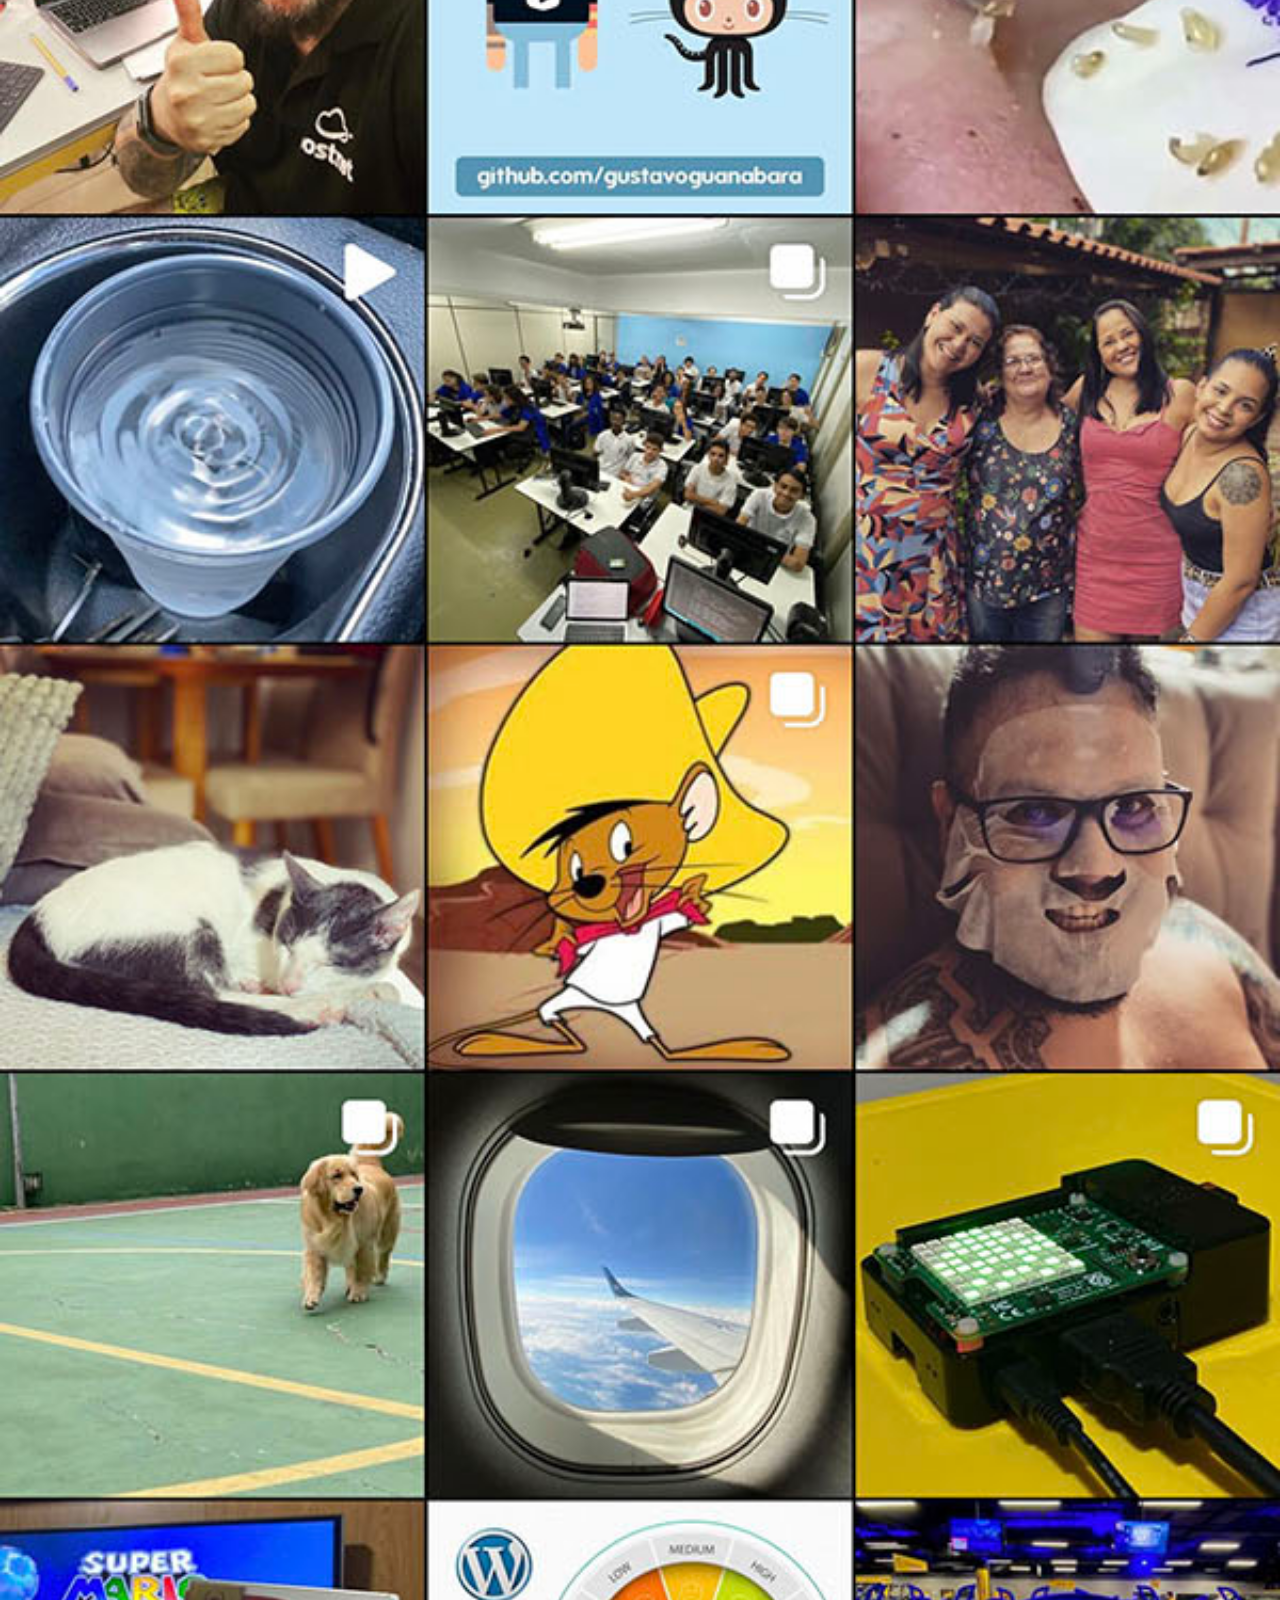
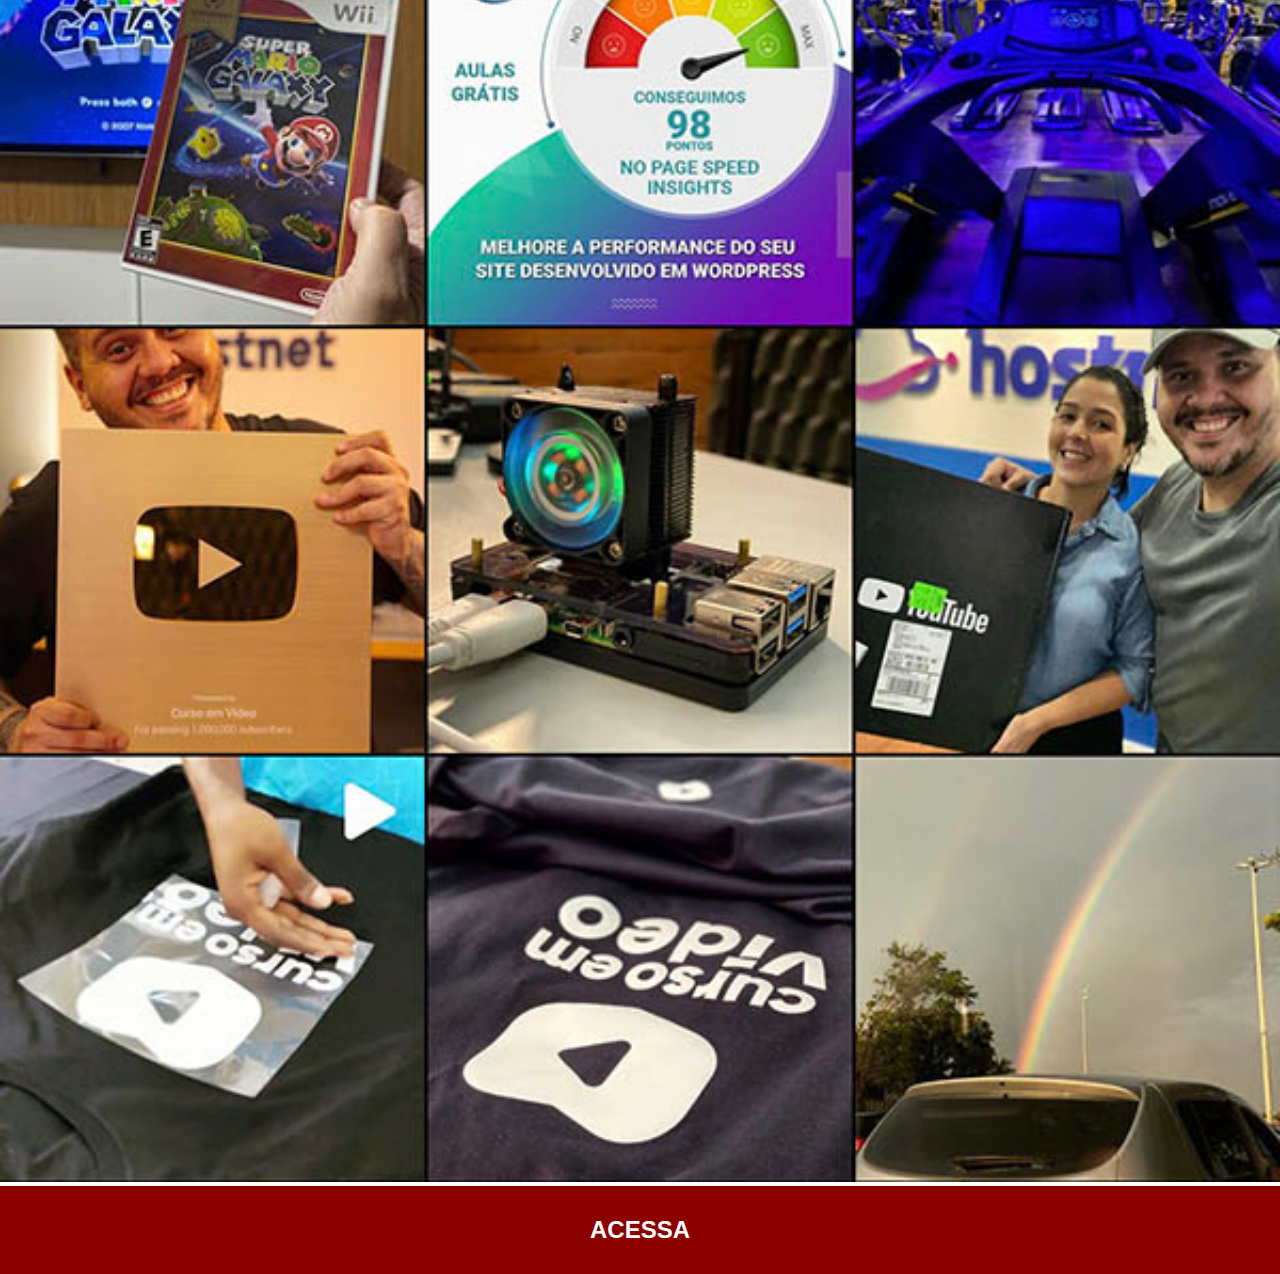
<file: instagram.html>
<!DOCTYPE html>
<html lang="pt-pt">
<head>
    <meta charset="UTF-8">
    <meta http-equiv="X-UA-Compatible" content="IE=edge">
    <meta name="viewport" content="width=device-width, initial-scale=1.0">
    <title>Instagram</title>
    <link rel="stylesheet" href="style/social.css">
</head>
<body>
    <img src="imagens/tela-instagram.jpg" alt="Instagram">
    <a href="https://www.instagram.com/gustavoguanabara/" target="_blank">ACESSA</a>
</body>
</html>
</file>
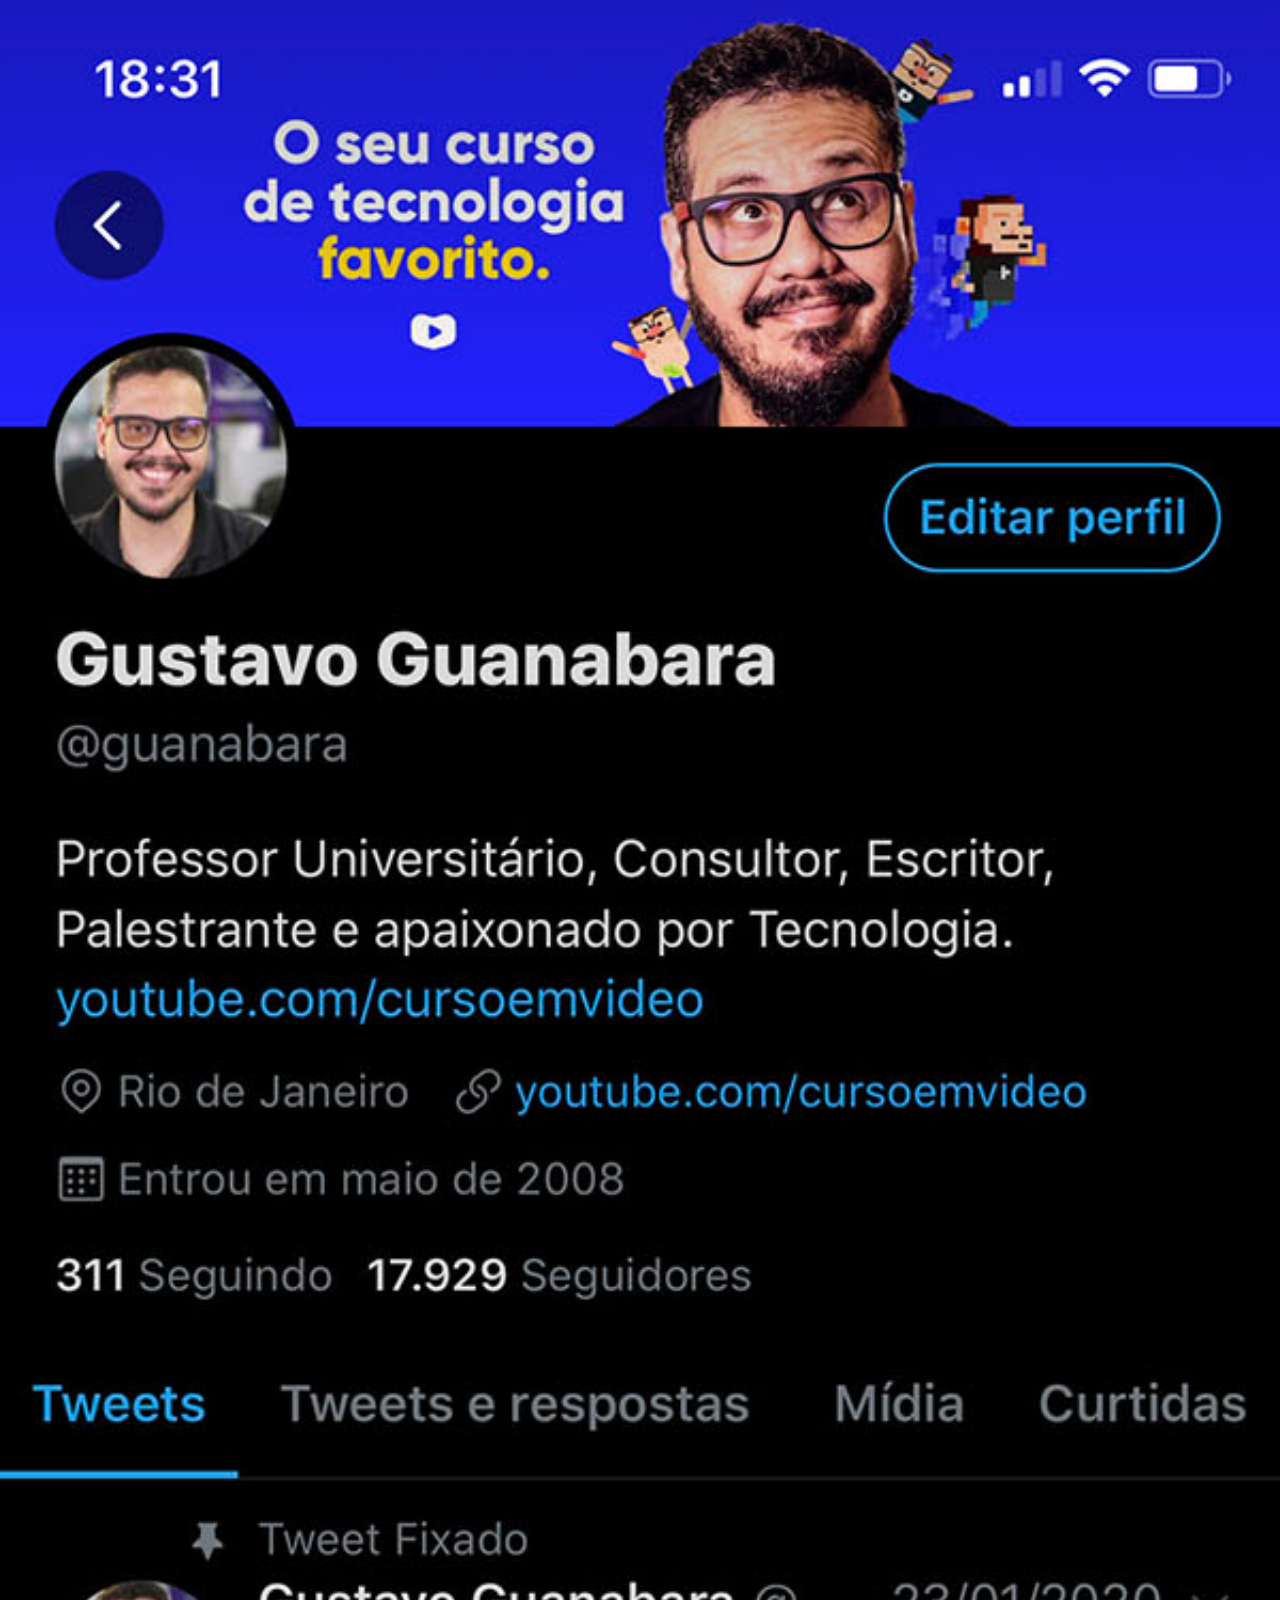
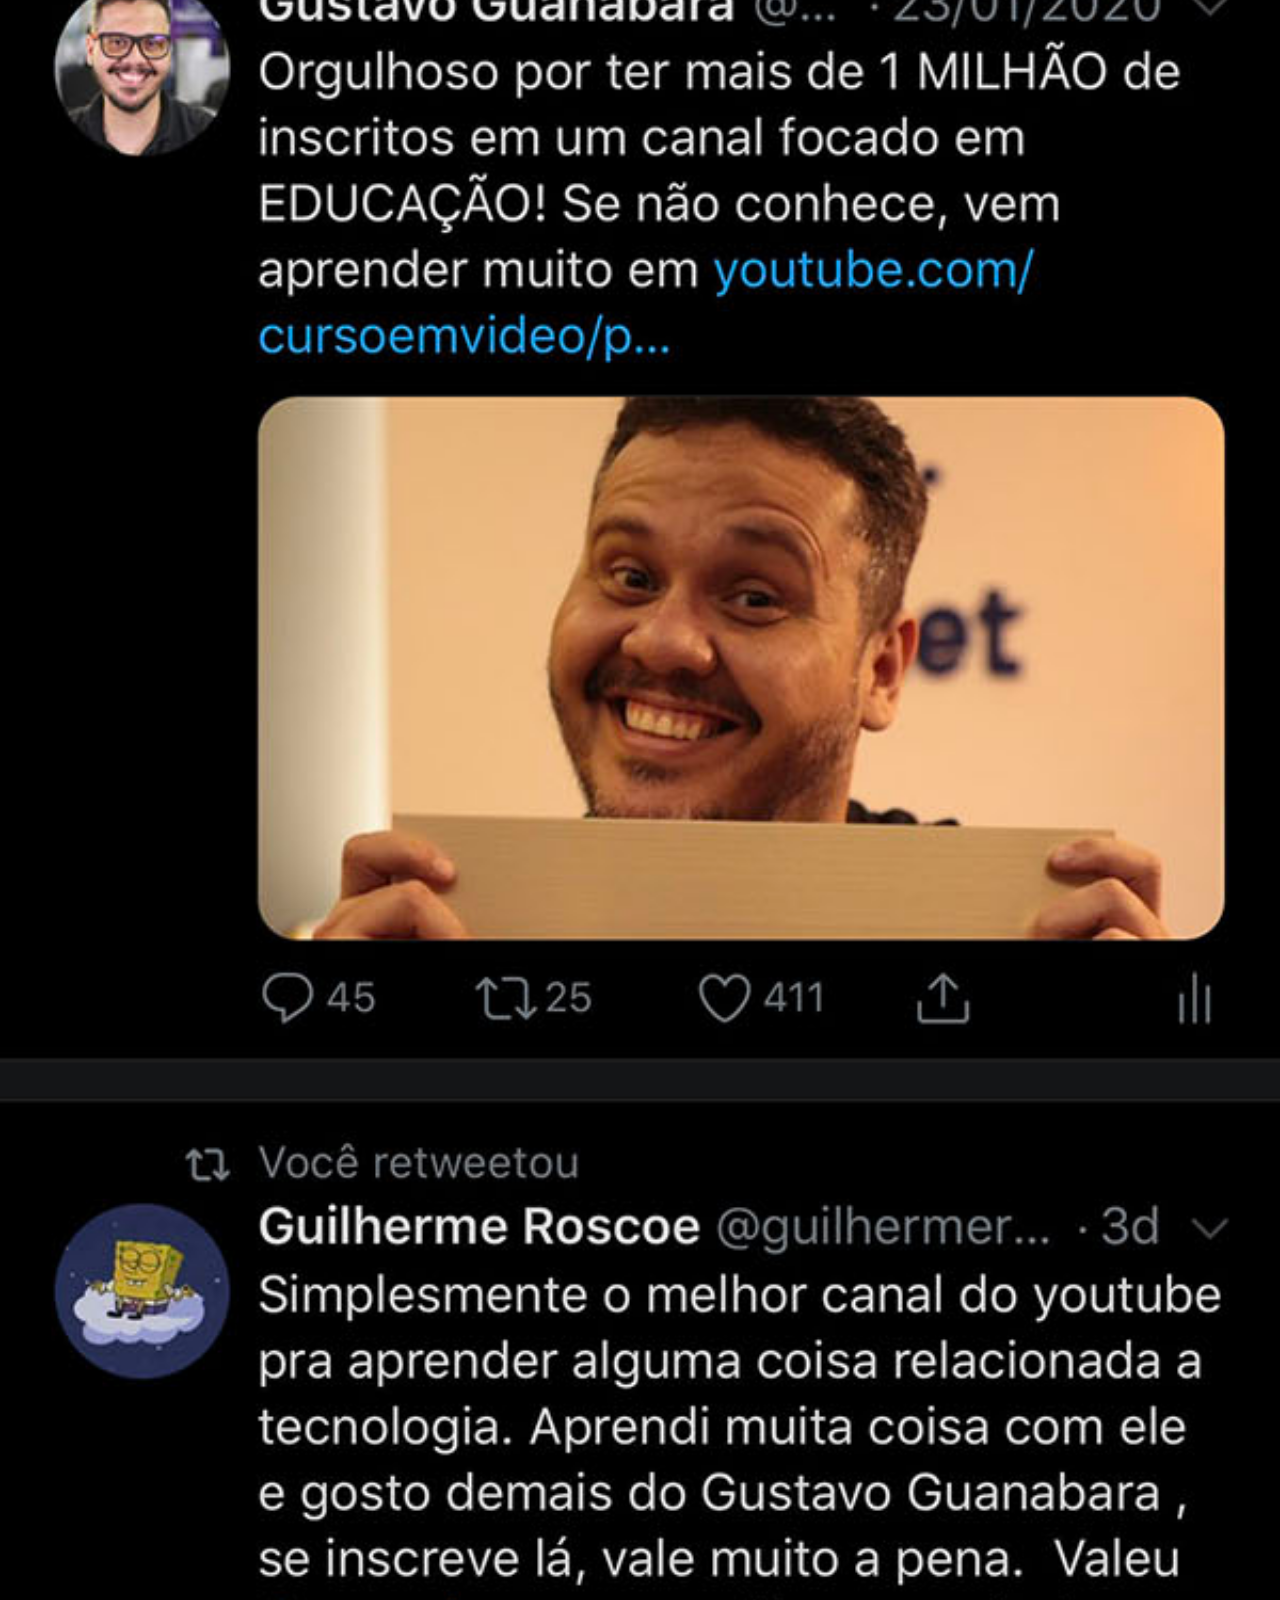
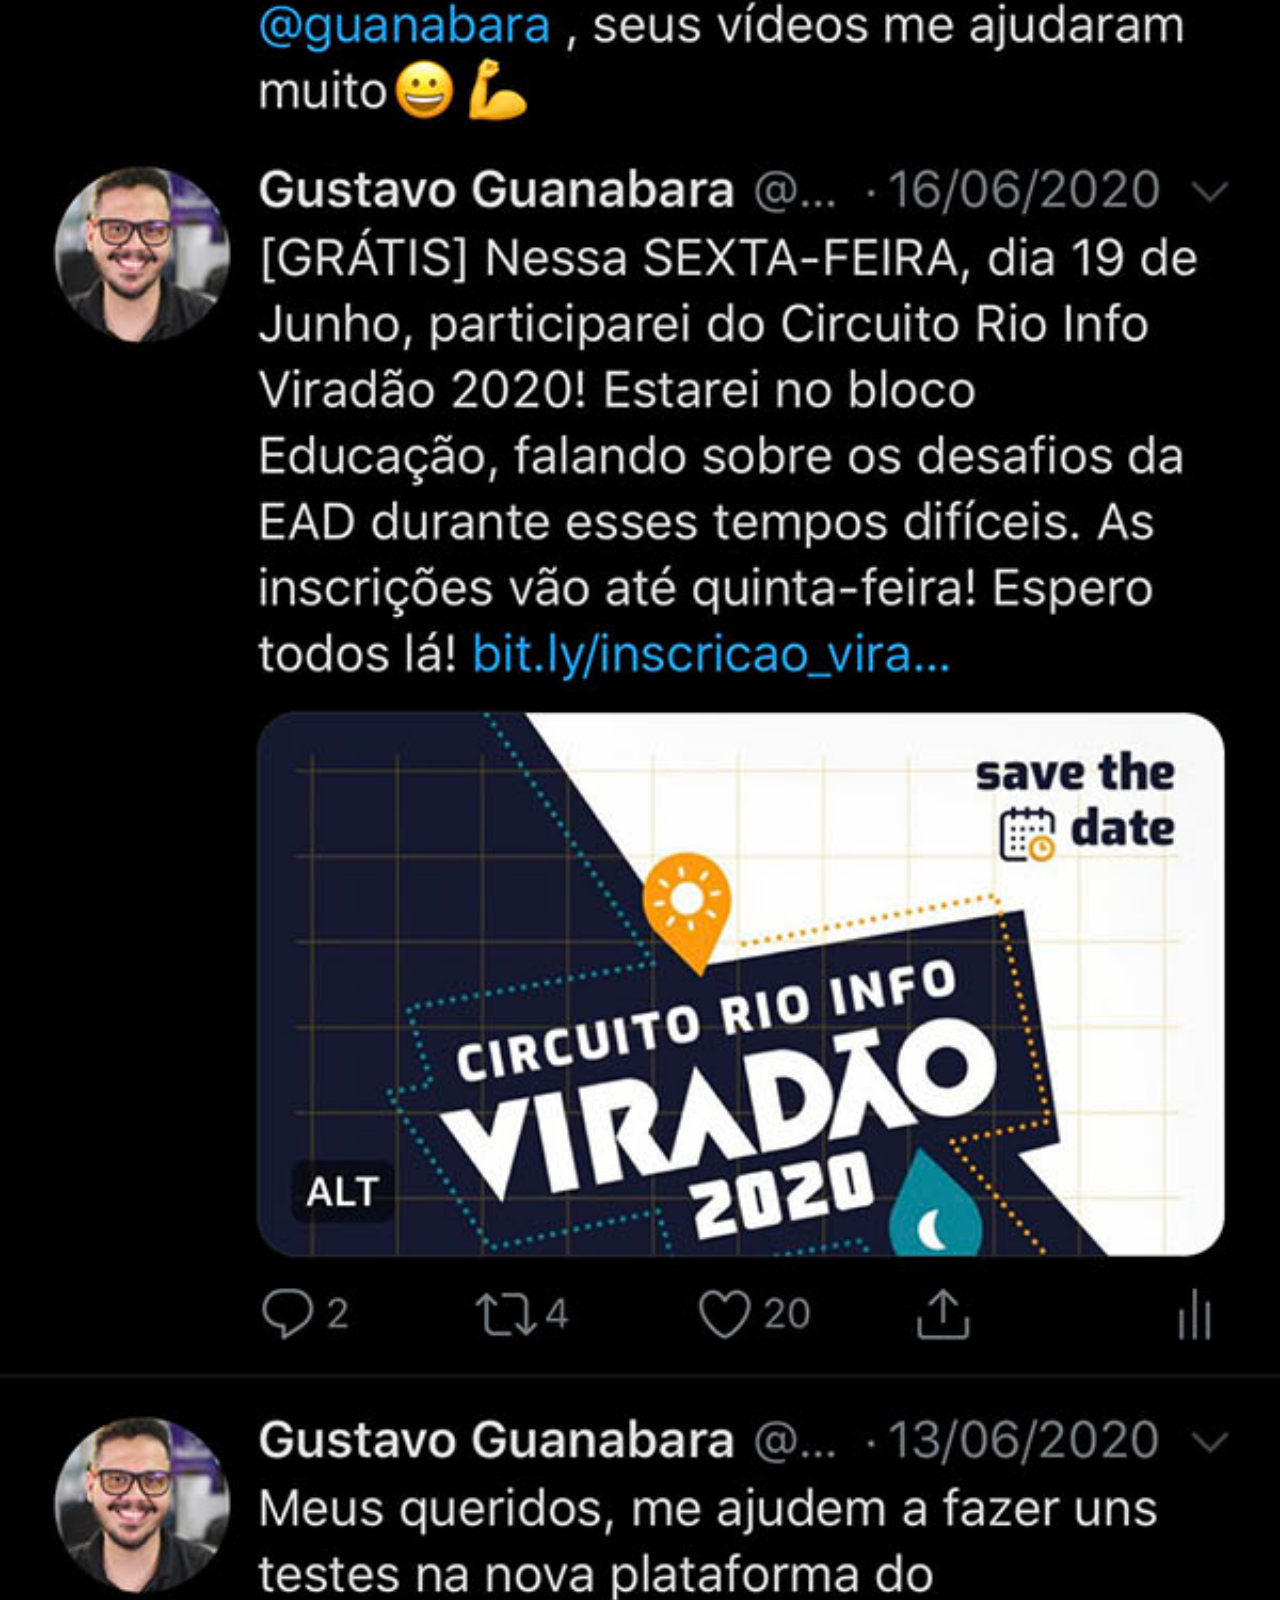
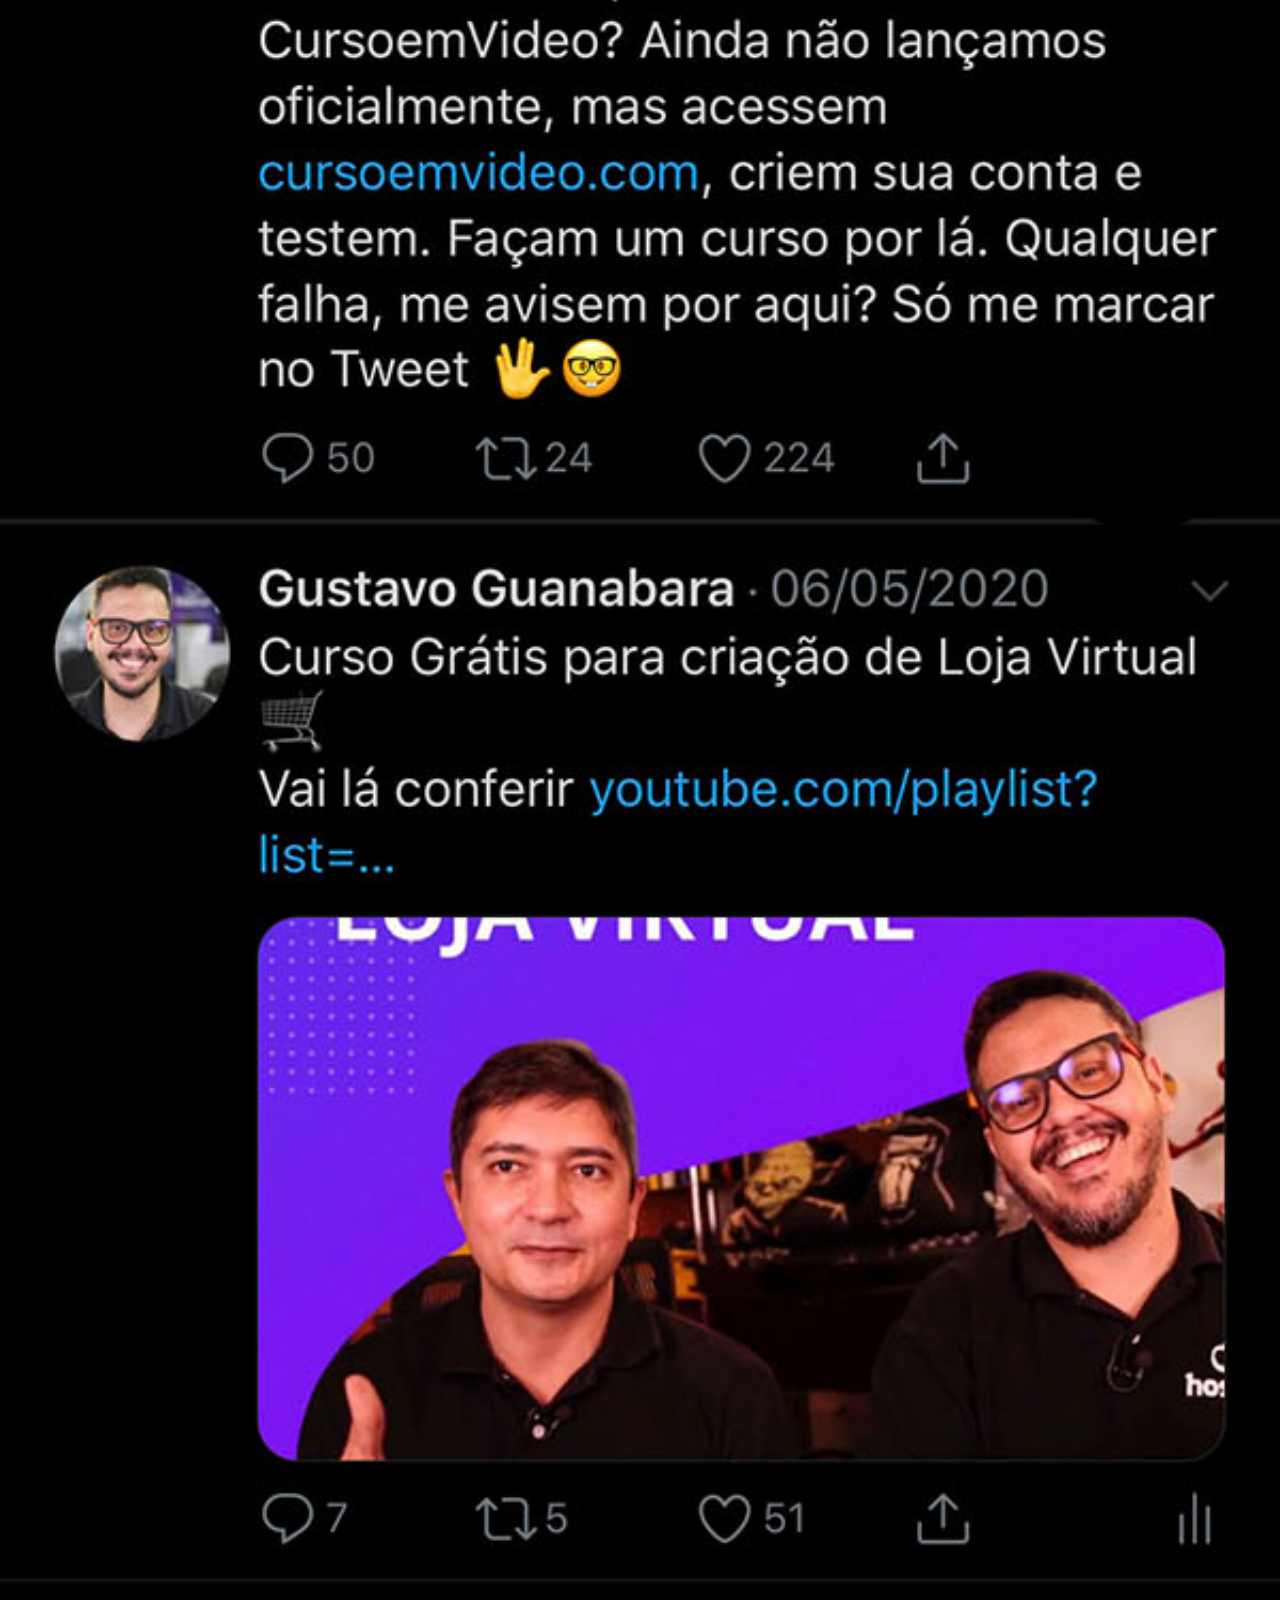
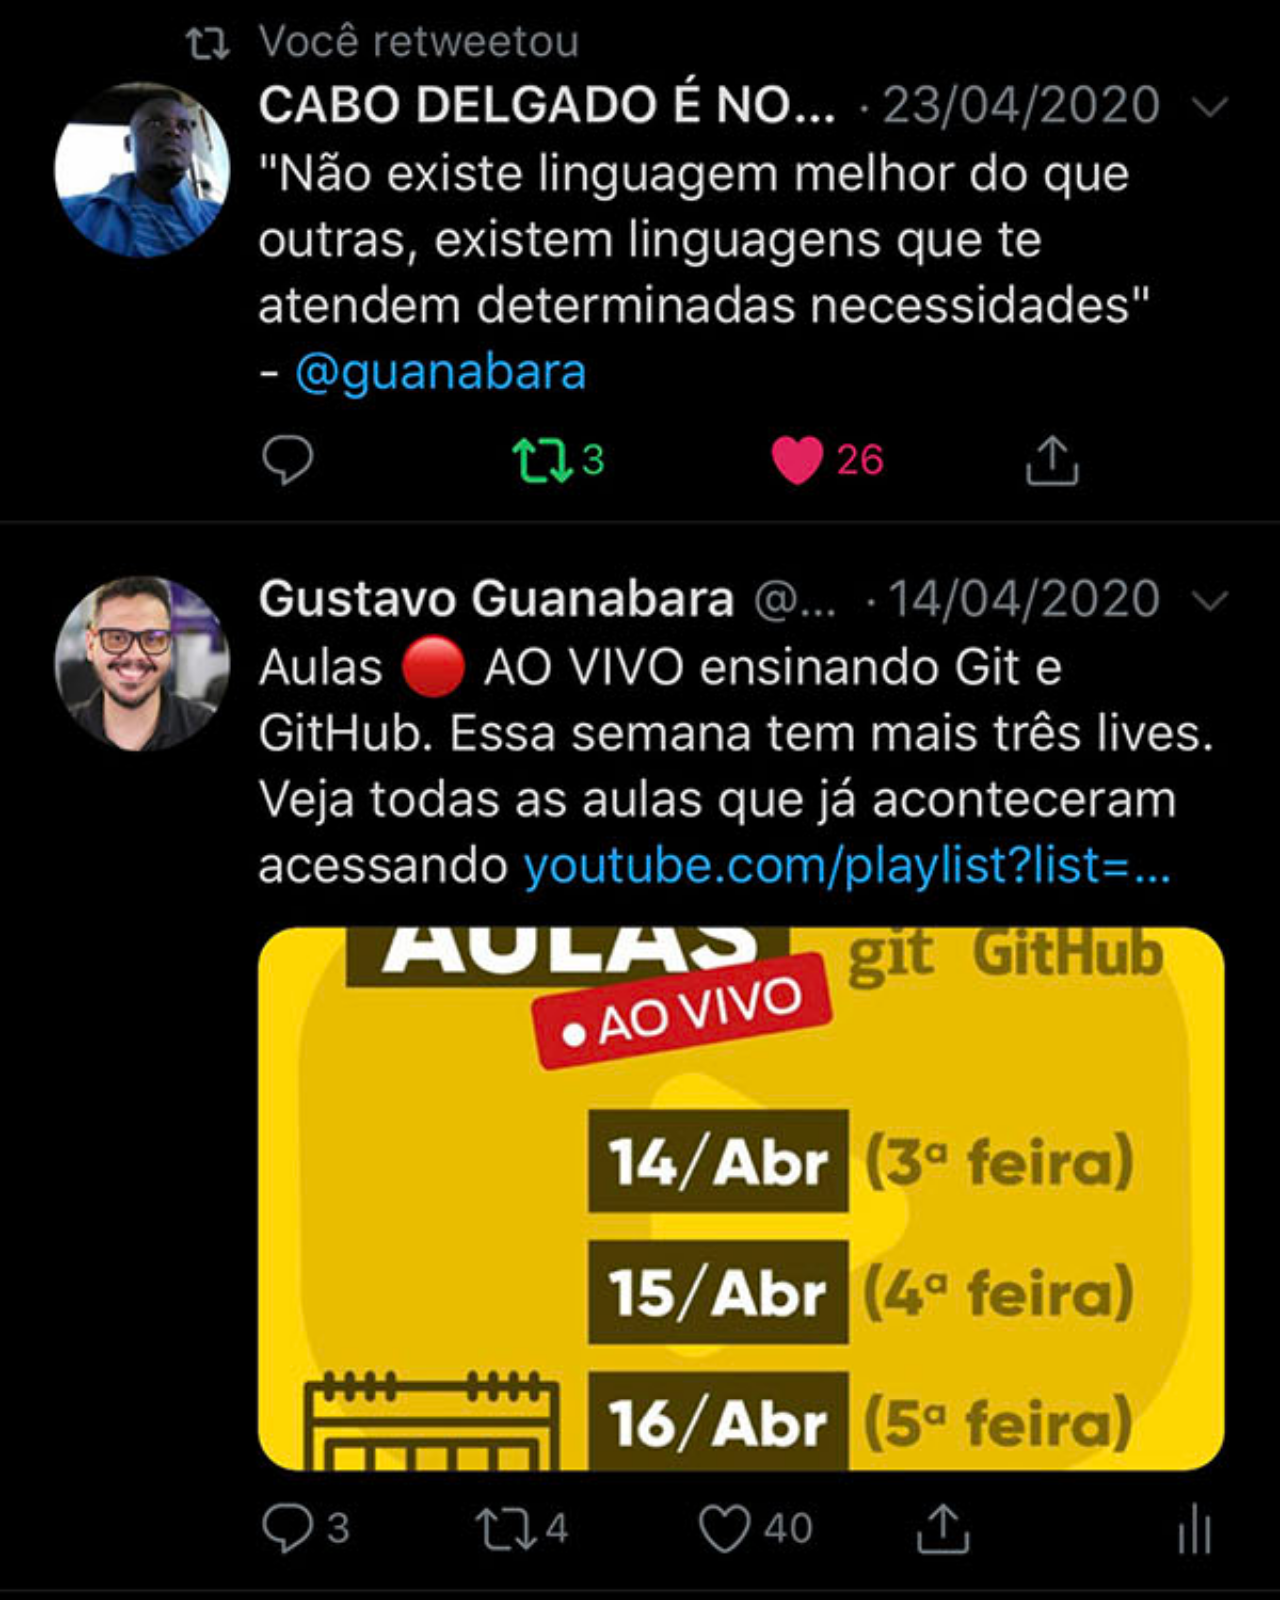
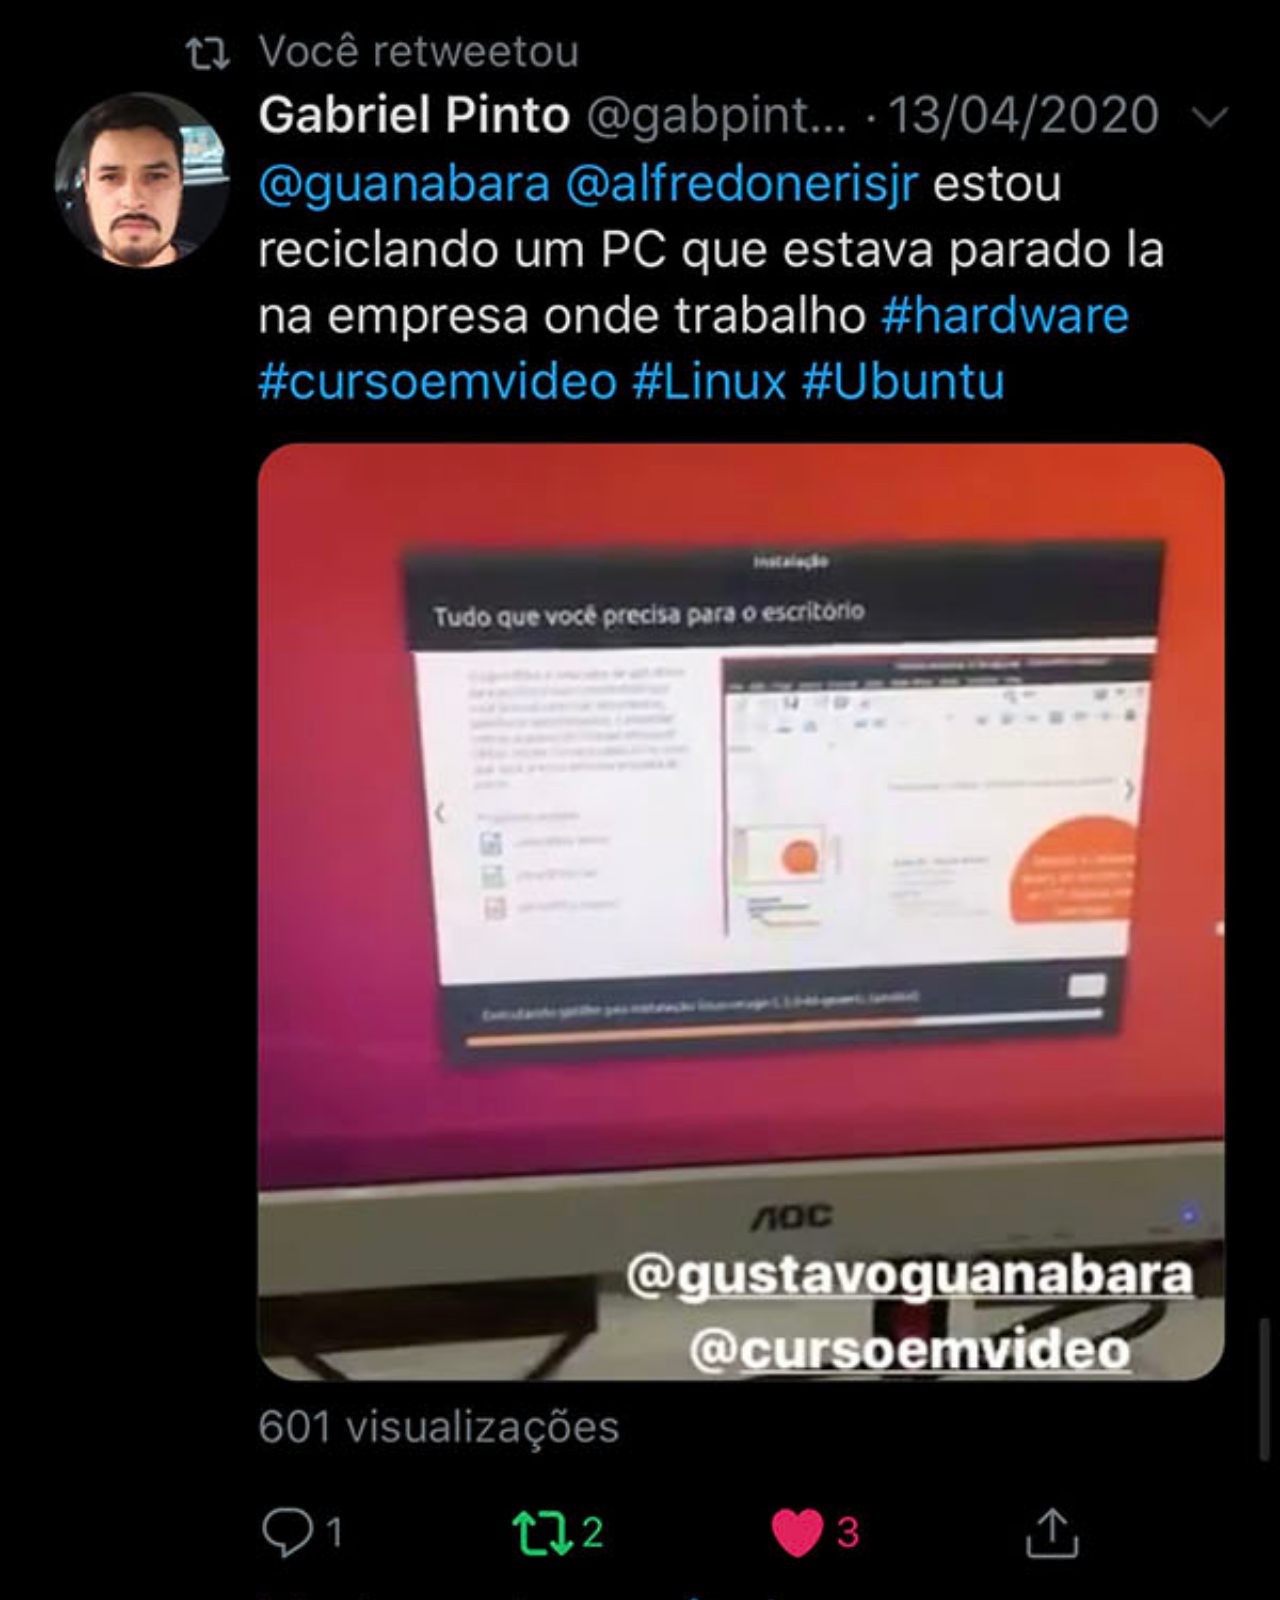
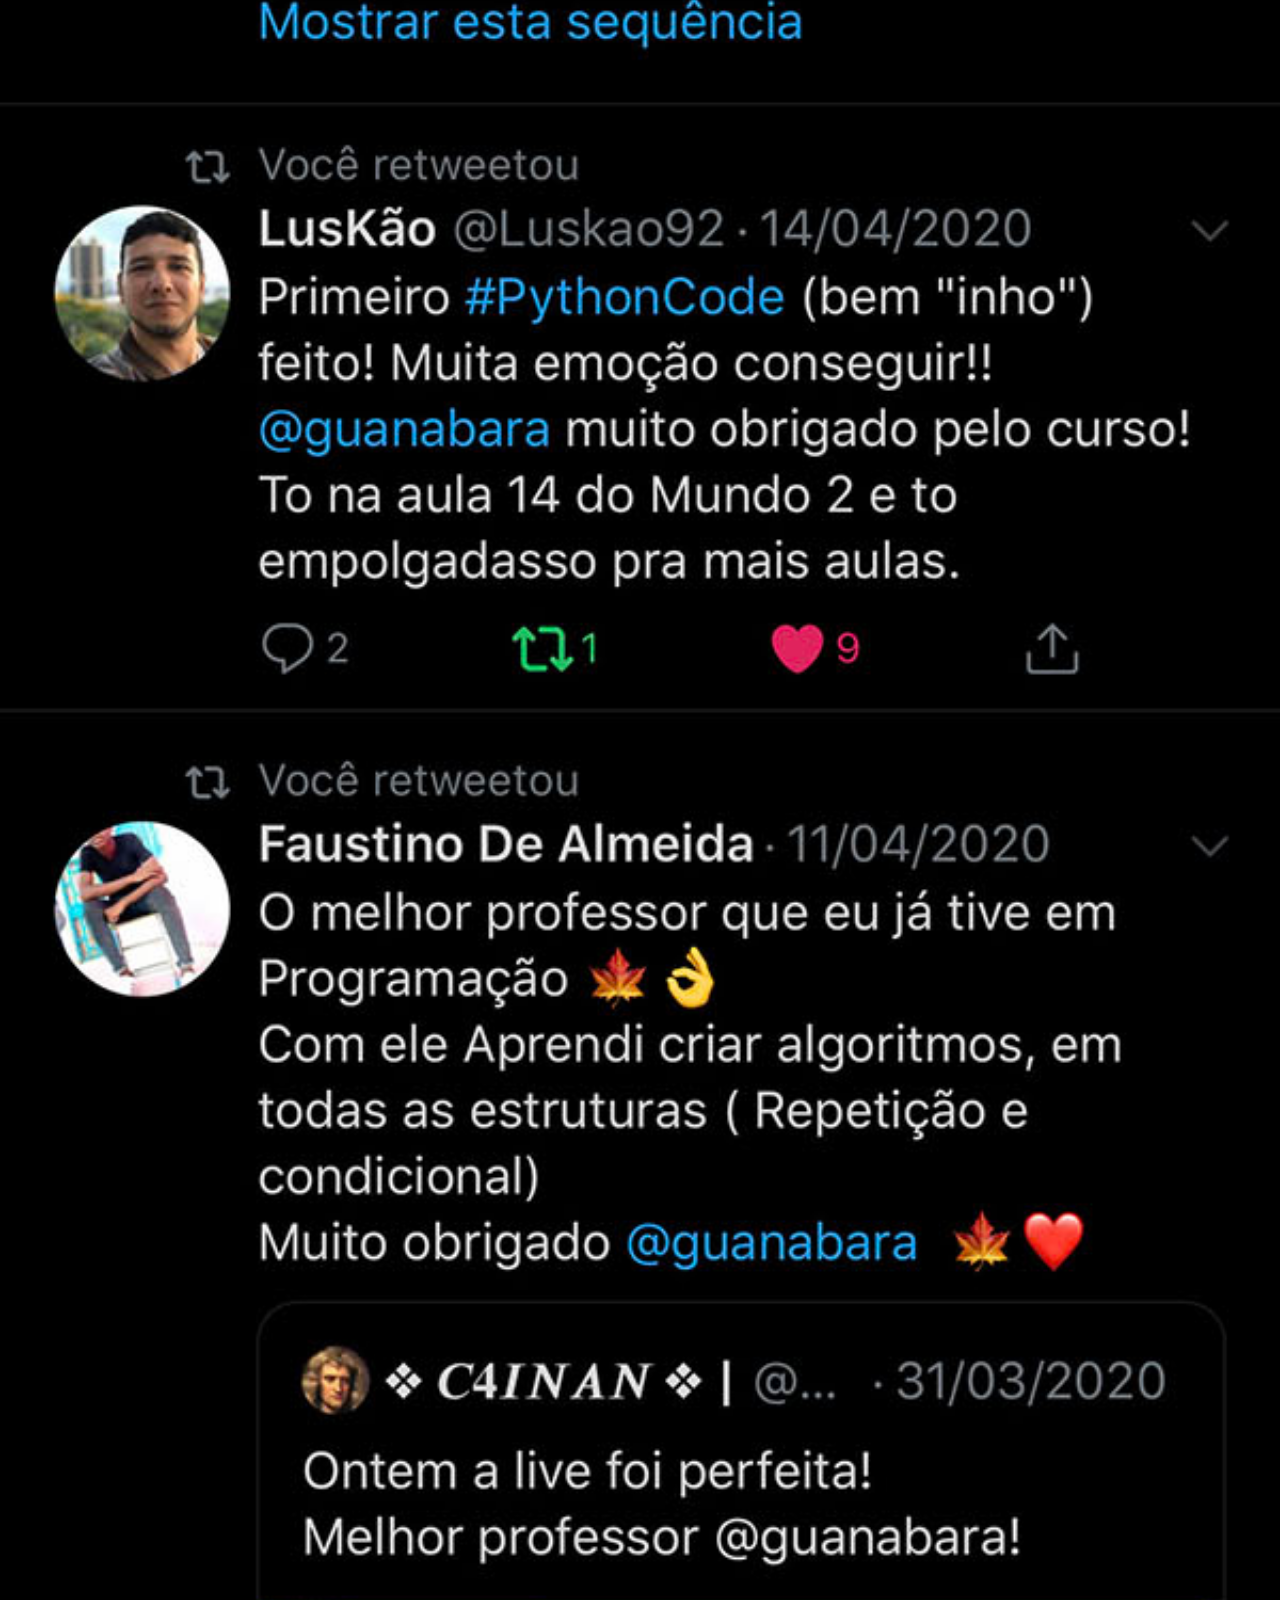
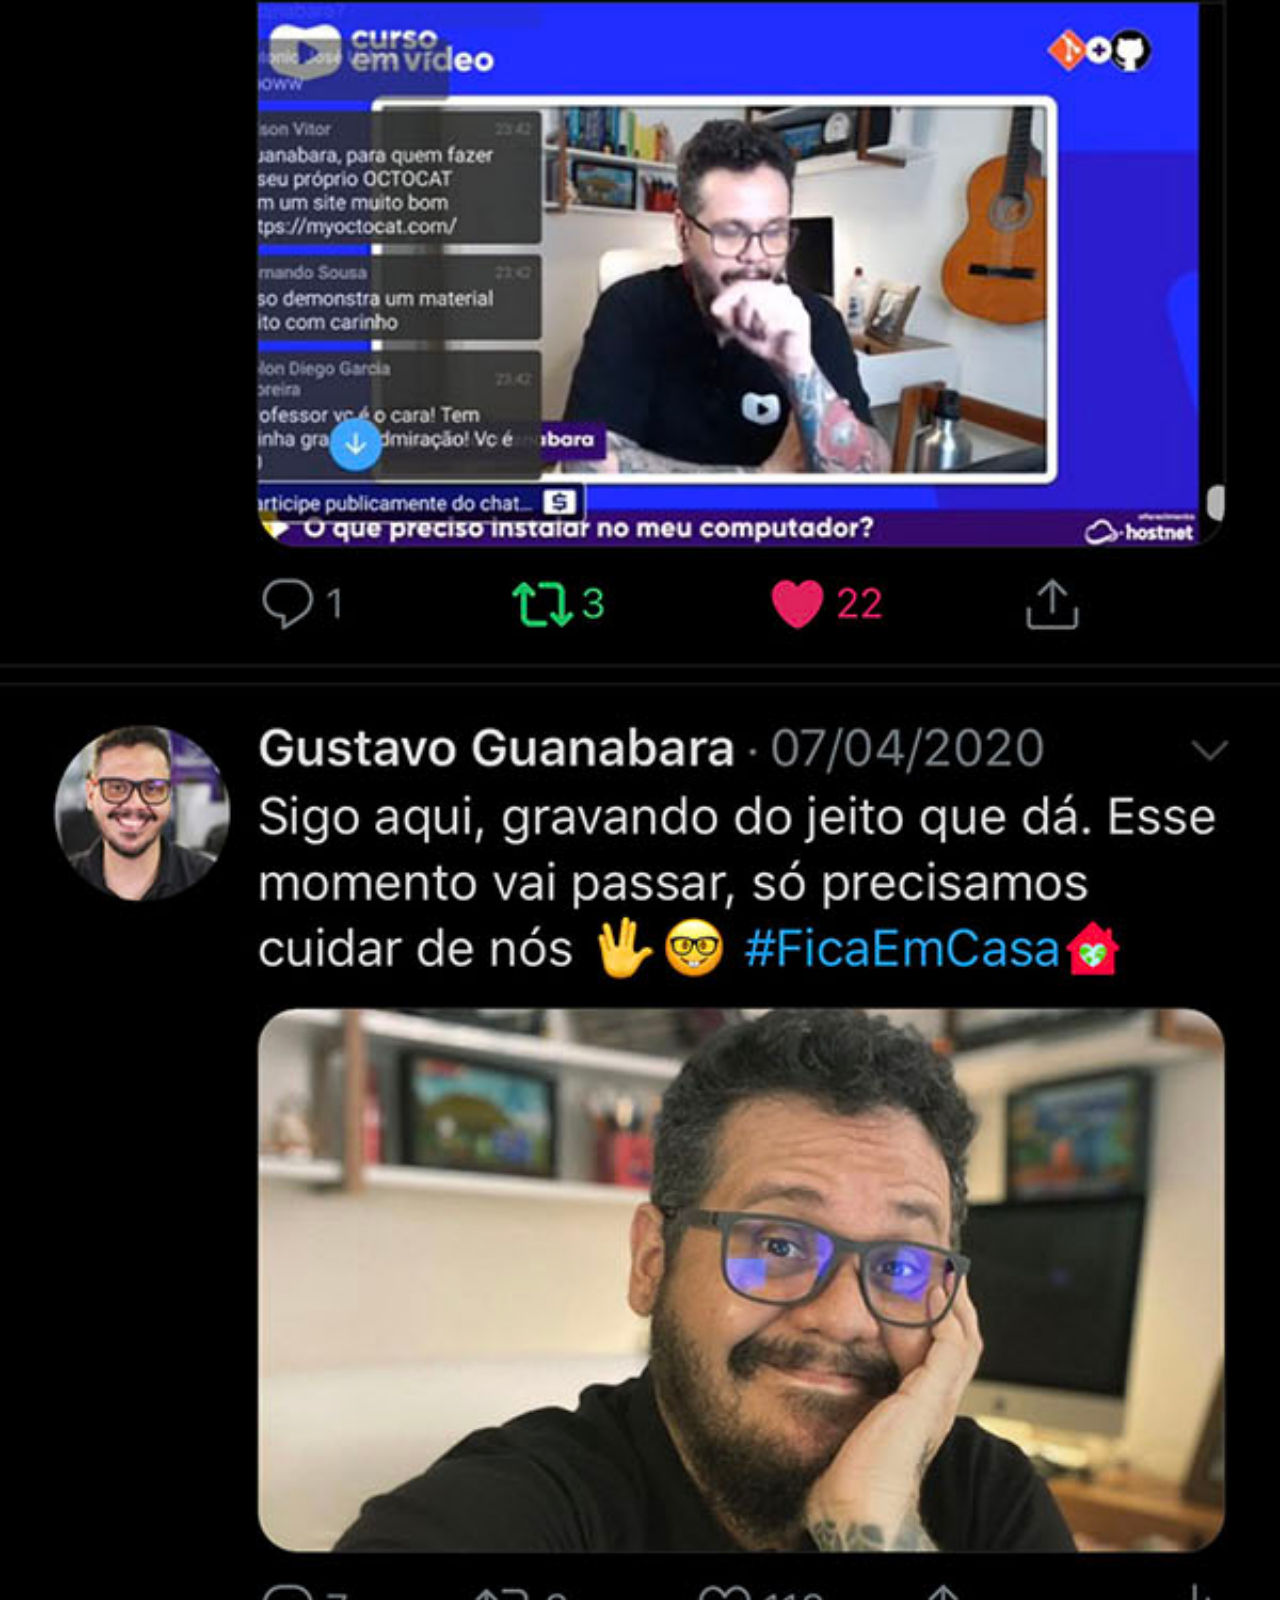
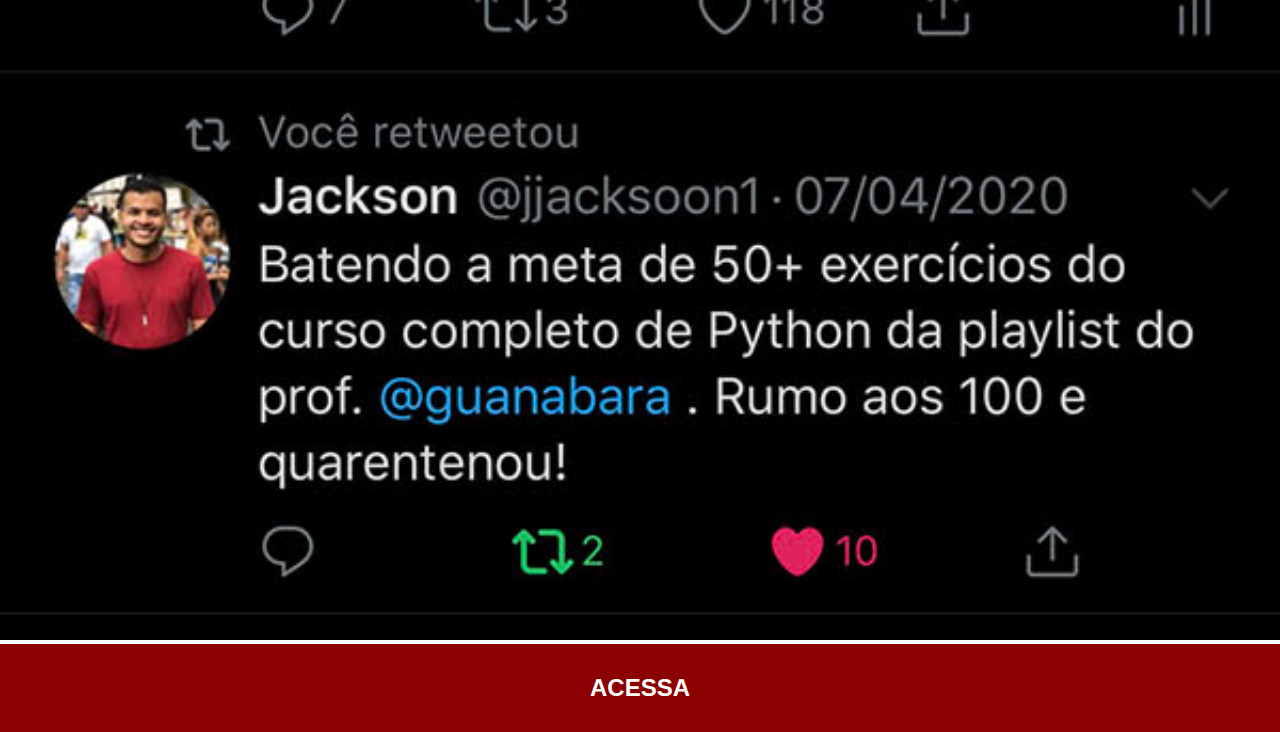
<file: twitter.html>
<!DOCTYPE html>
<html lang="pt-pt">
<head>
    <meta charset="UTF-8">
    <meta http-equiv="X-UA-Compatible" content="IE=edge">
    <meta name="viewport" content="width=device-width, initial-scale=1.0">
    <title>Twitter</title>
    <link rel="stylesheet" href="style/social.css">
</head>
<body>
    <img src="imagens/tela-twitter.jpg" alt="Twitter">
    <a href="https://twitter.com/guanabara/" target="_blank">ACESSA</a>
</body>
</html>
</file>
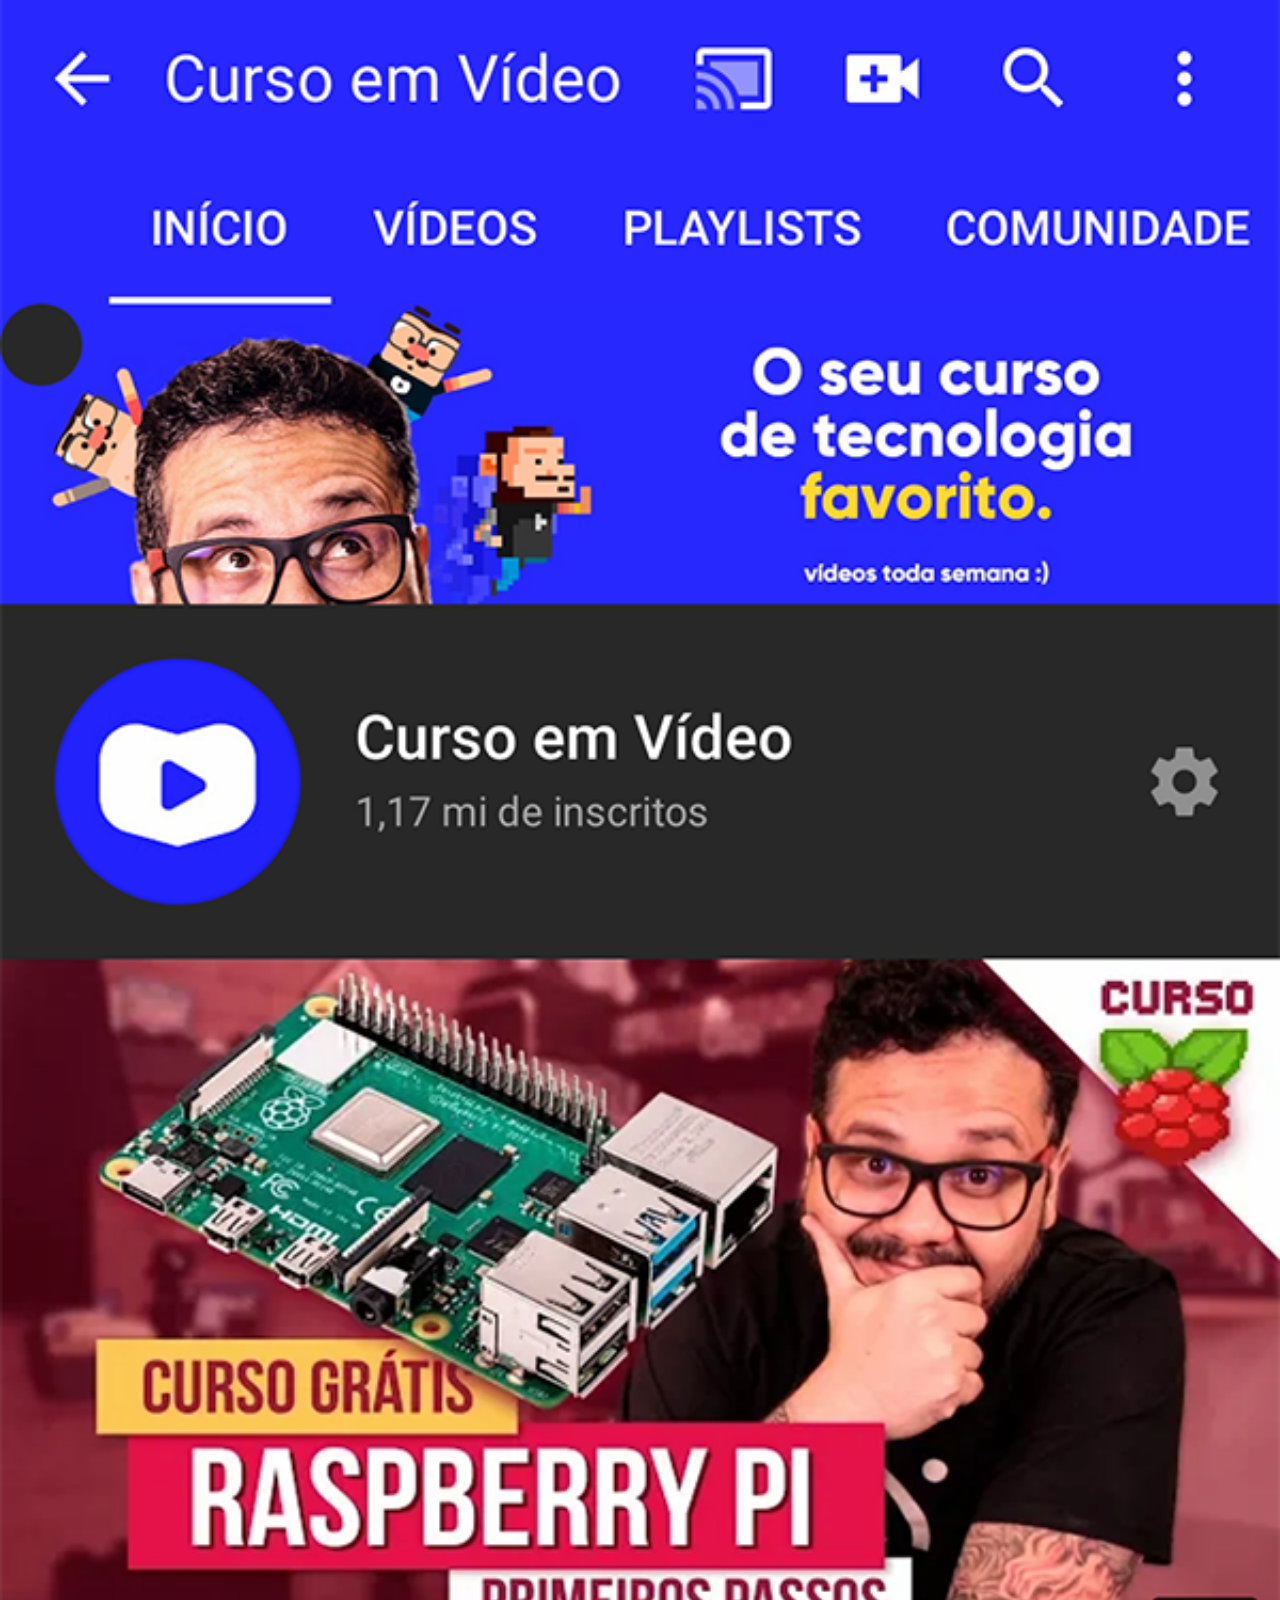
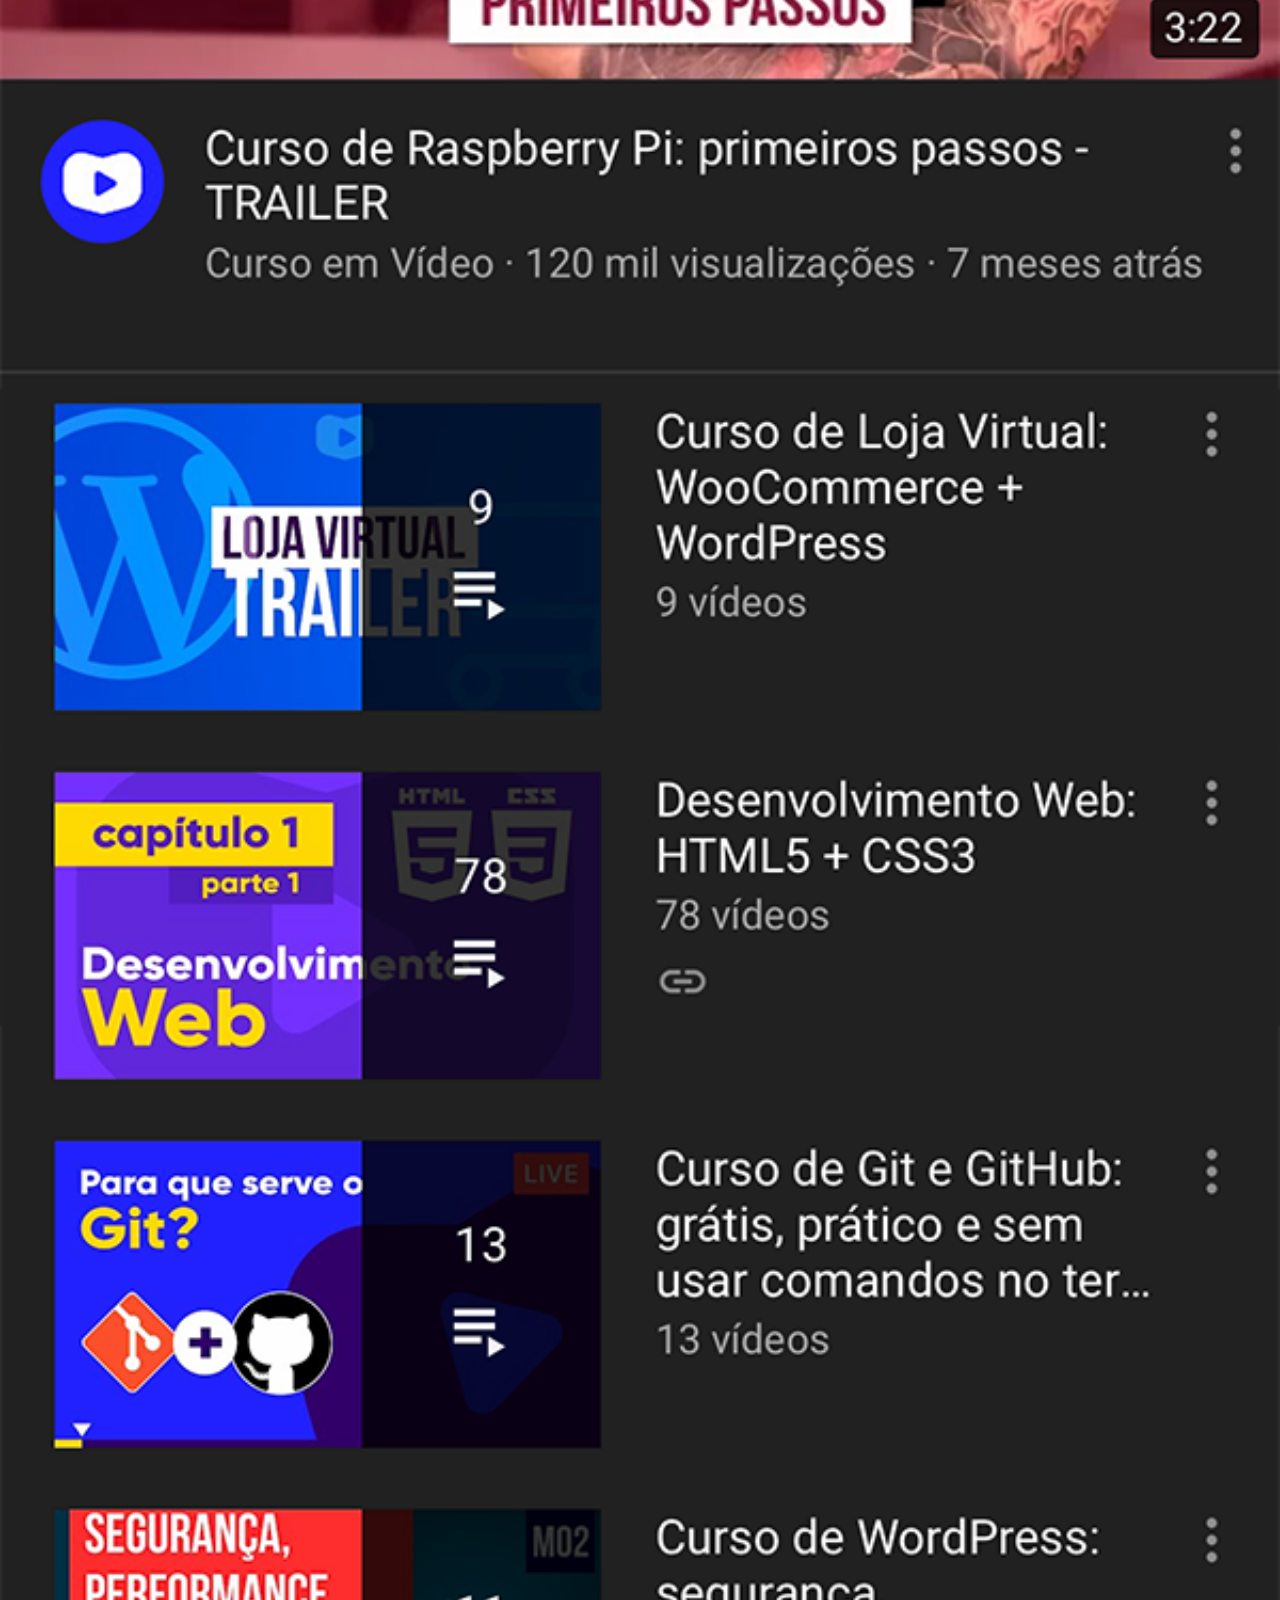
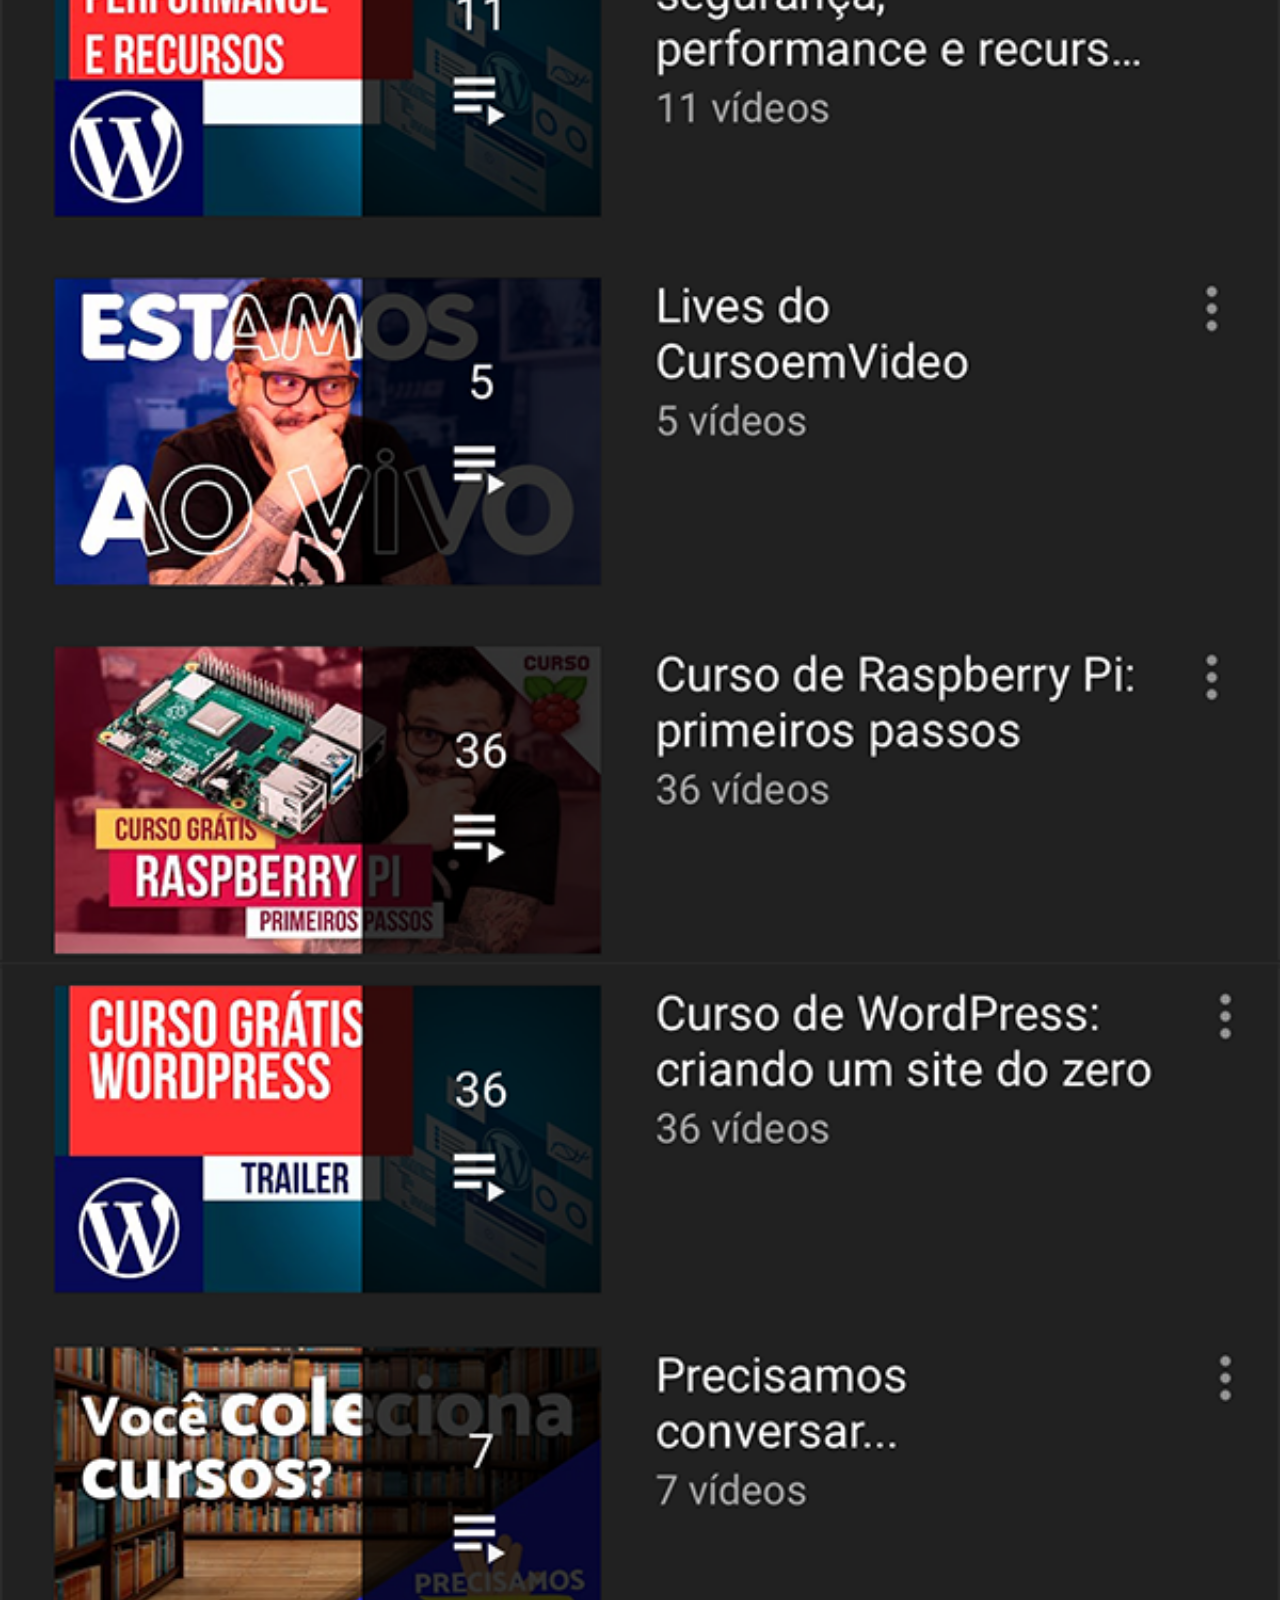
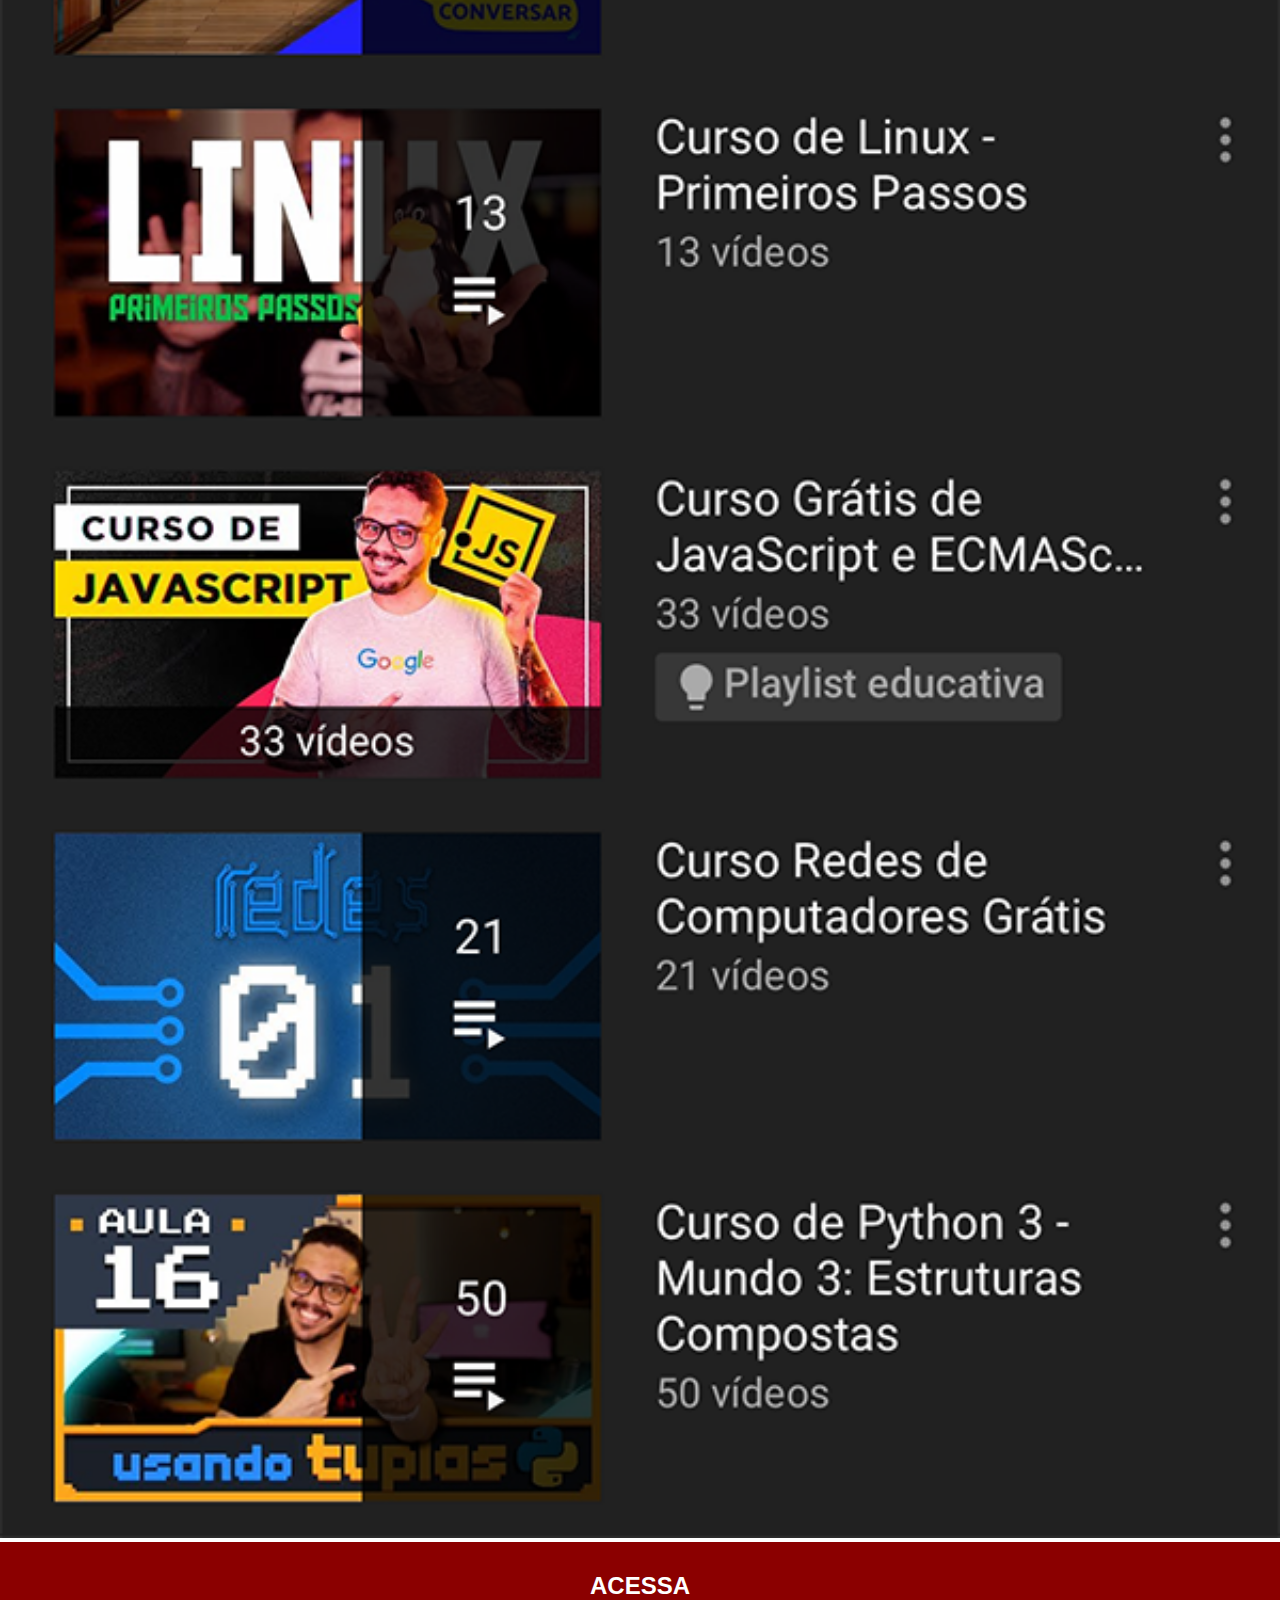
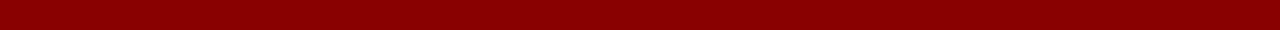
<file: youtube.html>
<!DOCTYPE html>
<html lang="pt-pt">
<head>
    <meta charset="UTF-8">
    <meta http-equiv="X-UA-Compatible" content="IE=edge">
    <meta name="viewport" content="width=device-width, initial-scale=1.0">
    <title>Youtube</title>
    <link rel="stylesheet" href="style/social.css">
</head>
<body>
    <img src="imagens/tela-youtube.png" alt="YouTube">
    <a href="https://www.youtube.com/cursoemvideo/playlists" target="_blank">ACESSA</a>
</body>
</html>
</file>
<file: style/style.css>
@charset 'UTF-8';

* {
    padding: 0px;
    margin: 0px;
    font-family: Arial, Helvetica, sans-serif;
}

html, body {
    background-color: black;
}

main {
    background-color: green;
    position: relative;
    width: 100vw;
    height: 100vh;

    background: url('../imagens/fundo-madeira.jpg') no-repeat;
    background-size: cover;

}

section#frame {
    position: absolute;
    background-color: blue;
    background: url('../imagens/frame-iphone.png') no-repeat;
    background-size: cover;
    width: 311px;
    height: 627px;

    top: 50%;
    left: 50%;
    transform: translate(-50%, -50%);
}

iframe {
    position: relative;
    top: 13%;
    left: 7.3%;

    width: 266px;
    height: 470px;
}


section#botao {
     text-align: right;
     padding: 20px;
}

img {
    width: 50px;
    margin: 10px;
    border-radius: 50%;
    box-shadow: 2px 2px 5px black;
    box-sizing: border-box;
}


img:hover {
    transform: translate(-3px, -3px);
    box-shadow: 5px 5px 10px rgba(0, 0, 0, 0.555);  
    border: 2px solid white;
    transition: transform 0.3s, border 0.6s;

}
</file>
<file: style/social.css>
@charset 'UTF-8';

* {
    padding: 0px;
    margin: 0px;
    font-family: Arial, Helvetica, sans-serif;
}

img {
    width: 100vw;
}

::-webkit-scrollbar {
    width: 0px;
    height: 0px;
}

a {
    display: block;
    background-color: darkred;
    color: white;
    padding: 30px;
    text-align: center;
    font-weight: bolder;
    font-size: 1.5em;
    text-decoration: none;
}

a:hover {
    background-color: red;
}
</file>
